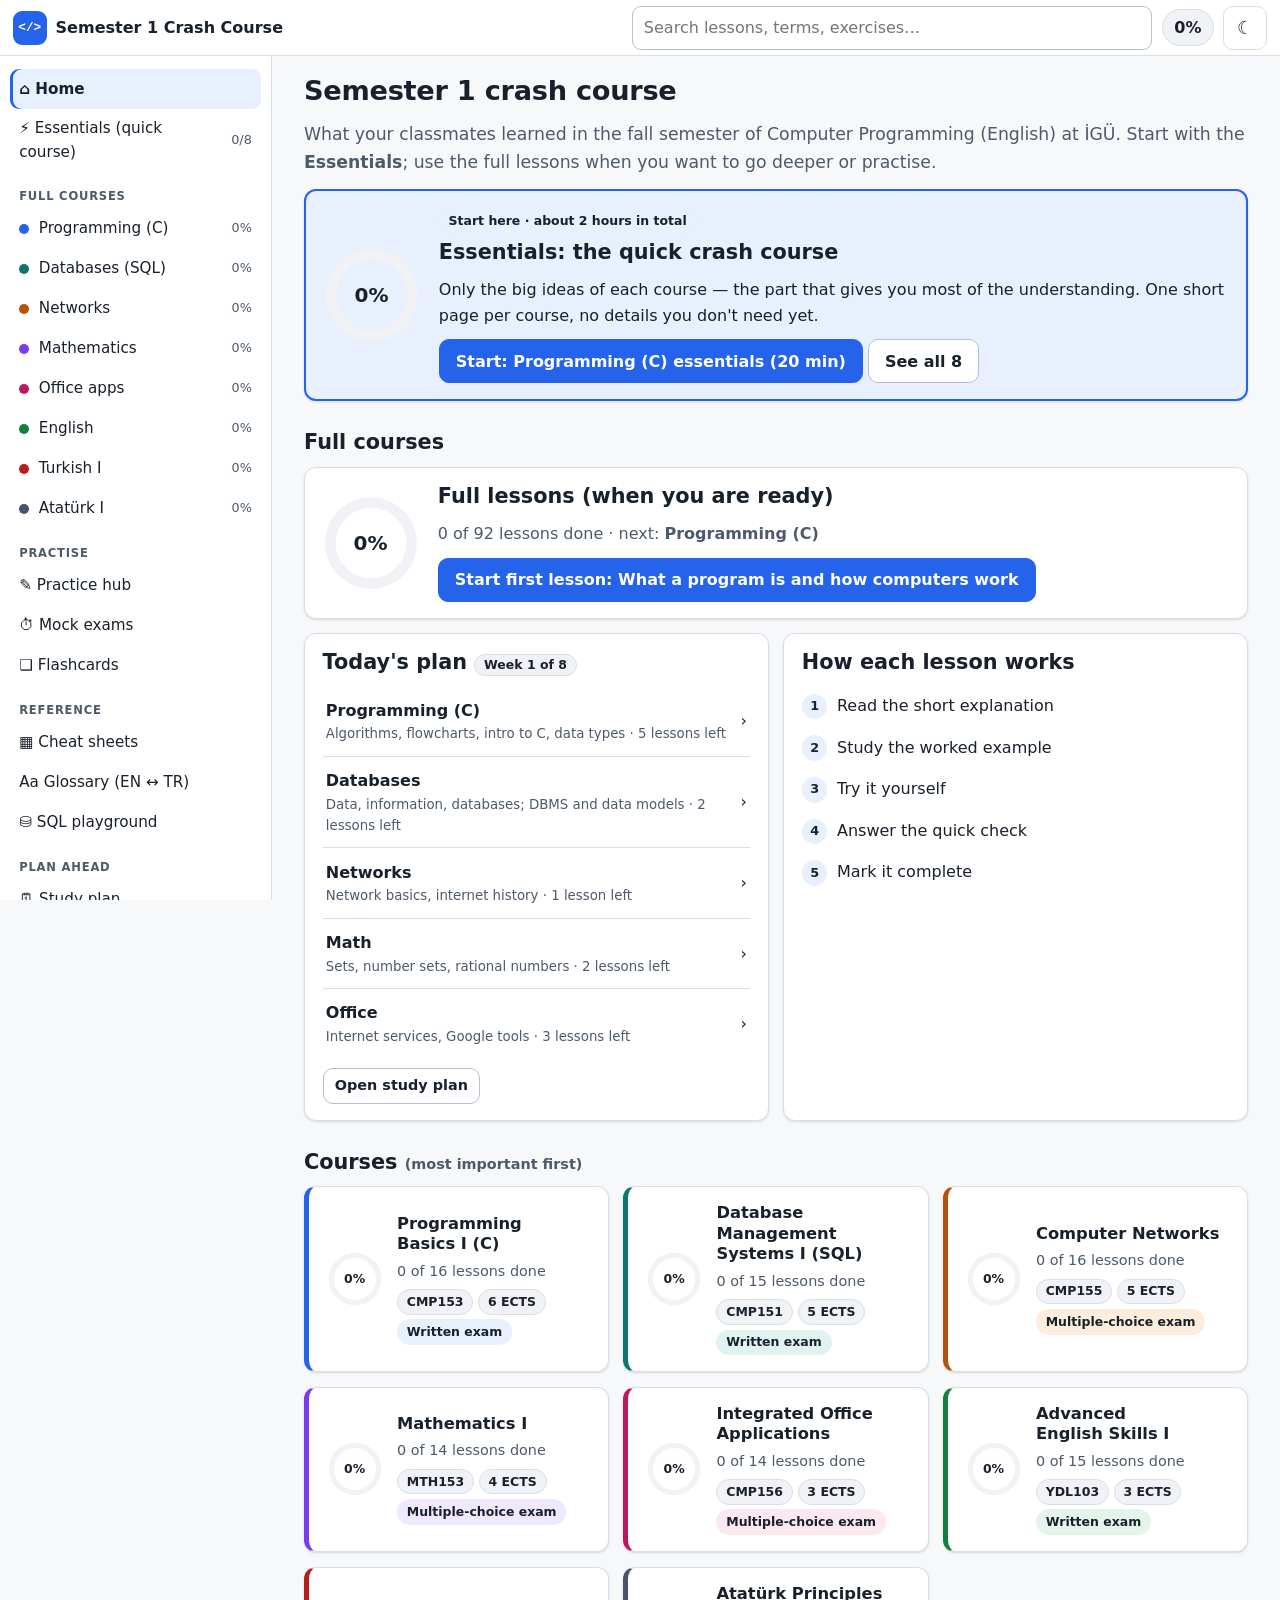
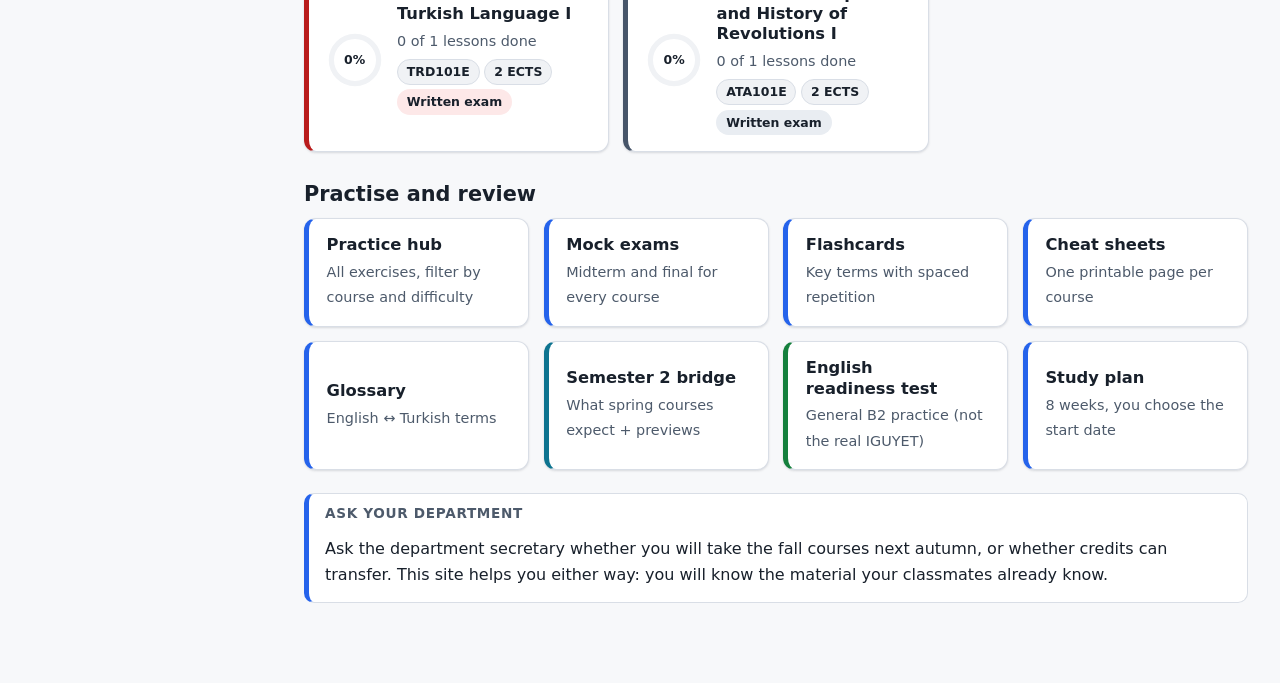
<file: index.html>
<!doctype html>
<html lang="en">
<head>
<meta charset="utf-8">
<meta name="viewport" content="width=device-width, initial-scale=1">
<title>Semester 1 Crash Course — İGÜ Computer Programming</title>
<meta name="description" content="Self-paced crash course for semester 1 of the Computer Programming (English) program at Istanbul Gelişim University.">
<meta name="color-scheme" content="light dark">
<script>
(function(){try{var s=JSON.parse(localStorage.getItem('igu-cc-v1')||'{}');var t=s.theme||(matchMedia('(prefers-color-scheme: dark)').matches?'dark':'light');document.documentElement.setAttribute('data-theme',t);}catch(e){document.documentElement.setAttribute('data-theme','light');}})();
</script>
<link rel="stylesheet" href="assets/css/app.css">
<link rel="icon" href="data:image/svg+xml,%3Csvg xmlns='http://www.w3.org/2000/svg' viewBox='0 0 32 32'%3E%3Crect width='32' height='32' rx='7' fill='%232563eb'/%3E%3Cpath d='M9 11l-5 5 5 5M23 11l5 5-5 5M18 8l-4 16' stroke='%23fff' stroke-width='2.4' fill='none' stroke-linecap='round' stroke-linejoin='round'/%3E%3C/svg%3E">
</head>
<body>
<a class="skip" href="#main">Skip to content</a>
<header class="topbar" role="banner">
  <a class="brand" href="#/" aria-label="Crash course home"><span class="brand-mark" aria-hidden="true">&lt;/&gt;</span><span class="brand-text">Semester 1 Crash Course</span></a>
  <div class="search" role="search">
    <label class="vh" for="q">Search lessons, glossary and exercises</label>
    <input id="q" type="search" placeholder="Search lessons, terms, exercises…" autocomplete="off" aria-controls="q-results" aria-expanded="false">
    <div id="q-results" class="search-results" hidden></div>
  </div>
  <a class="top-progress" href="#/" id="top-progress" aria-label="Overall progress">0%</a>
  <button class="icon-btn" id="theme-btn" type="button" aria-label="Switch between light and dark mode" title="Light / dark mode"><span aria-hidden="true" id="theme-ico">☾</span></button>
</header>
<nav class="sidebar" id="sidebar" aria-label="Main"></nav>
<main id="main" tabindex="-1"><p class="loading">Loading…</p></main>
<nav class="tabbar" id="tabbar" aria-label="Sections">
  <a href="#/" data-tab="home"><span aria-hidden="true">⌂</span>Home</a>
  <a href="#/courses" data-tab="courses"><span aria-hidden="true">▤</span>Courses</a>
  <a href="#/practice" data-tab="practice"><span aria-hidden="true">✎</span>Practice</a>
  <a href="#/flashcards" data-tab="flashcards"><span aria-hidden="true">❏</span>Flashcards</a>
  <a href="#/more" data-tab="more"><span aria-hidden="true">⋯</span>More</a>
</nav>
<noscript><p style="padding:2rem">This study site needs JavaScript. Please enable it in your browser.</p></noscript>
<script src="assets/js/app.js"></script>
<script src="assets/js/widgets.js"></script>
<script src="assets/js/tools.js"></script>
<script src="assets/js/viz.js"></script>
<script src="data/index.js"></script>
</body>
</html>
</file>
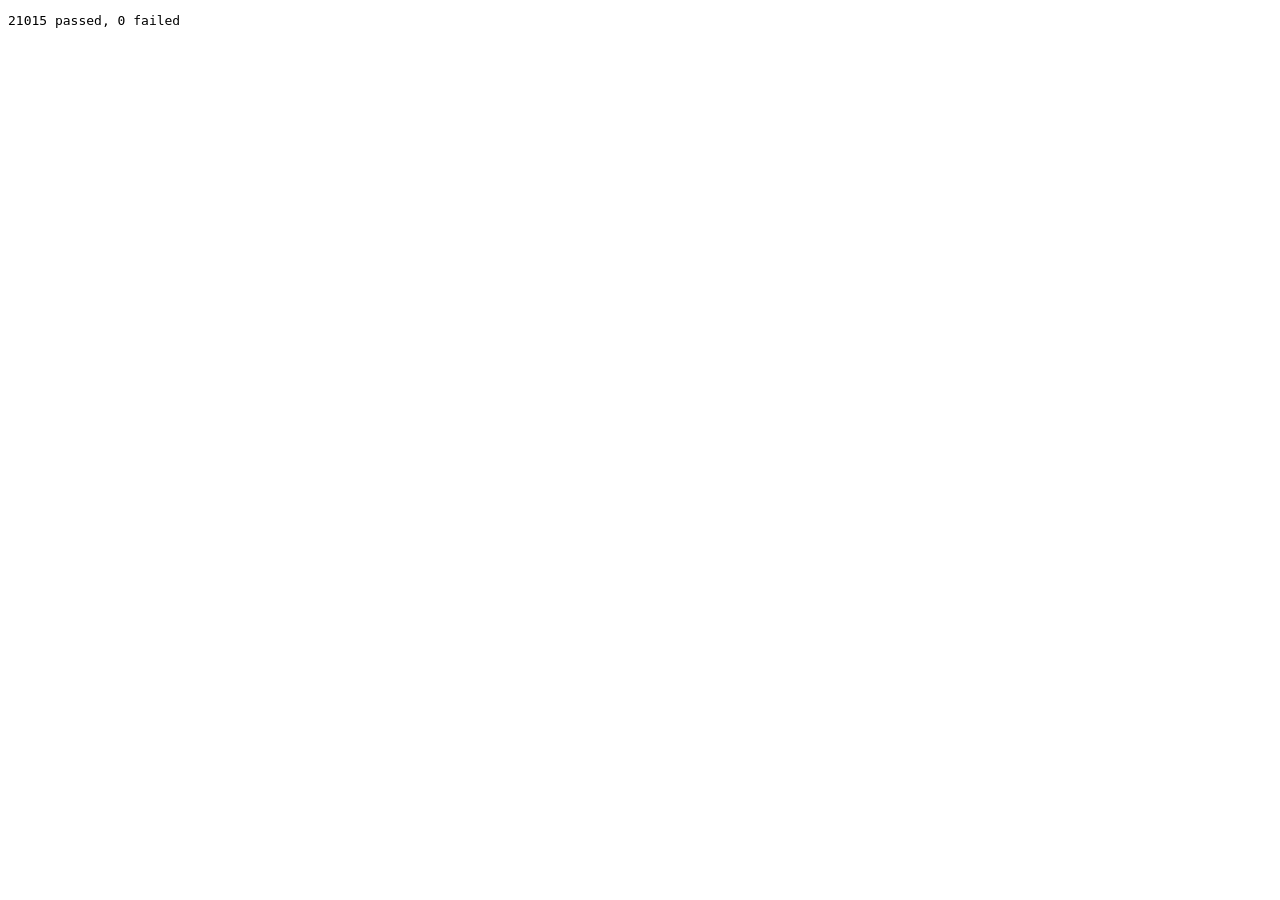
<file: tools/generator-tests.html>
<!doctype html><meta charset="utf-8"><title>generator tests</title><pre id="o">running…</pre>
<script>window.CC={widgets:{},lib:{},$:(s,r)=>(r||document).querySelector(s),$$:(s,r)=>Array.from((r||document).querySelectorAll(s)),esc:s=>String(s),tex:t=>t};</script>
<script src="../assets/js/tools.js"></script>
<script src="generator-tests.js"></script>
</file>
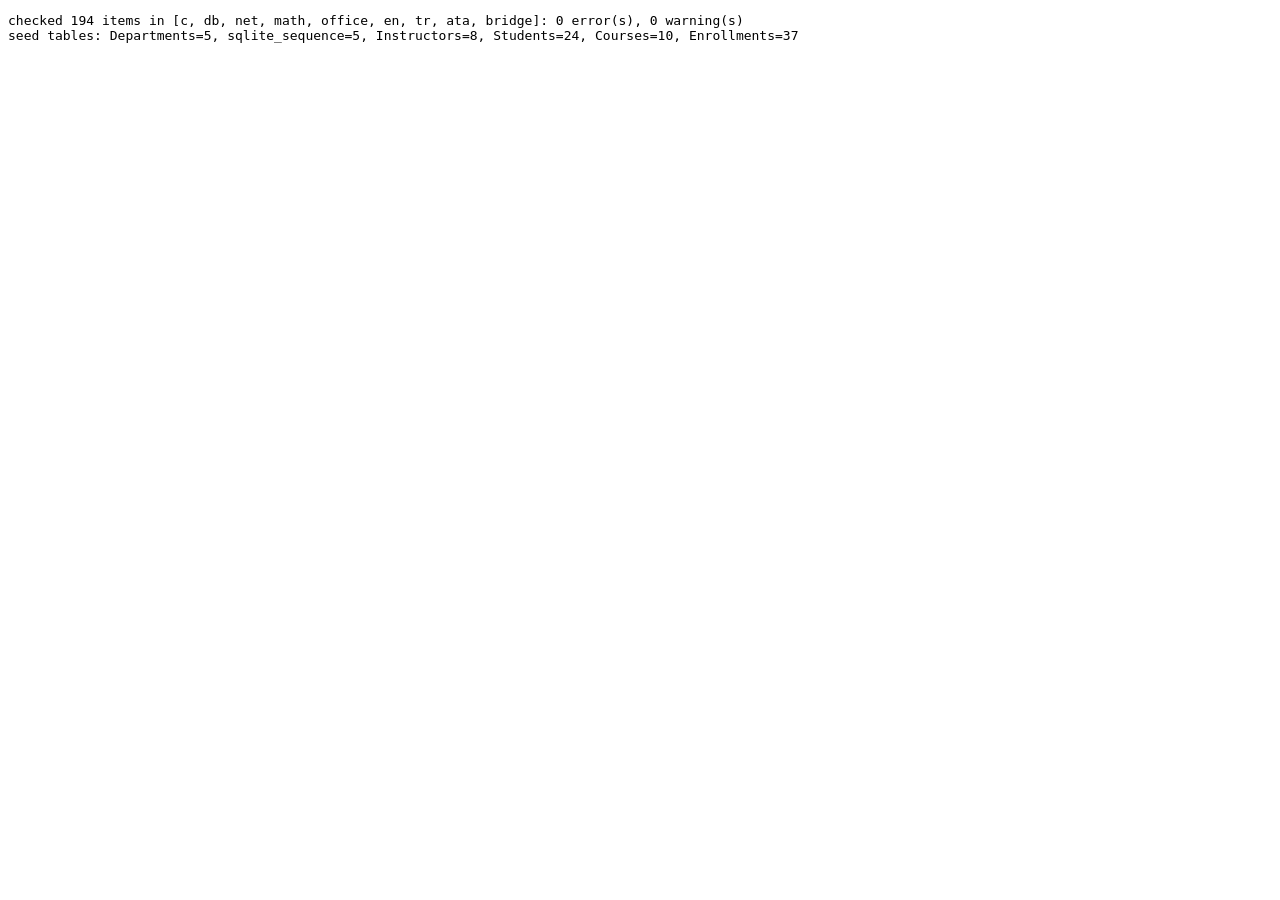
<file: tools/validate.html>
<!doctype html><meta charset="utf-8"><title>content validator</title>
<pre id="o">running…</pre>
<script>
/* Content validator. Open with headless Chrome:
   chrome --headless=new --allow-file-access-from-files --virtual-time-budget=120000 --dump-dom file:///.../tools/validate.html
   Optional ?only=c,db to limit courses. Checks every C solution / example with MiniC and every SQL challenge with sql.js. */
window.CC = { data: { c: {} } }; CC.provideIndex = d => { CC.data.index = d; }; CC.provideCourse = (id, d) => { CC.data.c[id] = d; };
const load = src => new Promise((res, rej) => { const s = document.createElement('script'); s.src = src; s.onload = res; s.onerror = () => rej(new Error('cannot load ' + src)); document.head.appendChild(s); });
const out = []; let errors = 0, warns = 0, checked = 0;
const err = m => { errors++; out.push('ERROR ' + m); }, warn = m => { warns++; out.push('warn  ' + m); };
const norm = s => String(s).replace(/\r/g, '').split('\n').map(l => l.replace(/[ \t]+$/, '')).join('\n').replace(/\n+$/, '');
(async () => {
  try {
    await load('../data/index.js'); await load('../assets/js/minic.js'); CC.widgets = {}; CC.esc = x => String(x); await load('../assets/js/viz.js');
    const only = new URLSearchParams(location.search).get('only');
    const ids = CC.data.index.courses.map(c => c.id).filter(id => !only || only.split(',').includes(id));
    for (const id of ids) await load('../data/' + id + '.js');
    const run = (code, stdin) => MiniC.run(code, { stdin: stdin || '' });
    const P = new DOMParser();
    // C-like code blocks inside every page of every course
    for (const id of ids) {
      const d = CC.data.c[id];
      const pages = Object.entries(d.lessons).concat([['cheatsheet', d.cheat], ['mock-midterm', d.mocks.midterm], ['mock-final', d.mocks.final], ['essentials', d.essentials]]).filter(p => p[1]);
      for (const [pid, pg] of pages) {
        const doc = P.parseFromString(pg.html, 'text/html');
        doc.querySelectorAll('[data-widget="crun"], [data-widget="memviz"]').forEach((w, k) => {
          checked++; const src = w.querySelector('pre.src').textContent; const r = run(src, (w.dataset.stdin || '').replace(/\\n/g, '\n'));
          if (!r.ok && !w.dataset.fails) err(`${pid} c-block #${k + 1}: ${r.error.phase} error line ${r.error.line}: ${r.error.message}`);
          if (r.ok && w.dataset.fails) err(`${pid} c-block #${k + 1}: marked data-fails but ran fine`);
          if (r.needMoreInput) warn(`${pid} c-block #${k + 1}: needs more stdin (add stdin="...")`);
        });
        doc.querySelectorAll('[data-widget]').forEach(w => { const n = w.dataset.widget; if (!['crun', 'memviz', 'sqlrun', 'quiz', 'gaps', 'checklist', 'rubric', 'flow', 'erd', 'stepper', 'timeline', 'mcq', 'exercises', 'challenges', 'subnetcalc', 'subnetdrill', 'baseconv', 'mathdrill', 'formula', 'topology', 'venn', 'order', 'match', 'viz'].includes(n)) err(`${pid}: unknown widget "${n}"`); if (n === 'viz') { if (!CC.viz[w.dataset.name]) err(`${pid}: unknown diagram "${w.dataset.name}"`); else try { CC.viz[w.dataset.name](); } catch (e) { err(`${pid}: diagram ${w.dataset.name} failed: ${e.message}`); } } if ((n === 'order' || n === 'match') && !(d.extra.games && d.extra.games[w.dataset.set])) err(`${pid}: game set "${w.dataset.set}" missing in games.json`); if (n === 'stepper') { try { JSON.parse(w.querySelector('pre.src').textContent); } catch (e) { err(`${pid}: stepper JSON invalid: ${e.message}`); } } if (n === 'mcq') { const pool = (CC.data.c[w.dataset.course] || d).bank.filter(q => !w.dataset.tag || w.dataset.tag === 'all' || w.dataset.tag.split(',').includes(q.tag)); if (!pool.length) err(`${pid}: mcq widget has no questions for tag ${w.dataset.tag}`); } });
      }
      // C exercises
      for (const ex of d.exercises || []) {
        checked++;
        if (ex.kind === 'predict') { const r = run(ex.code, ex.stdin); if (!r.ok) err(`${ex.id} predict code fails: ${r.error.message} (line ${r.error.line})`); else if (r.needMoreInput) warn(`${ex.id}: needs more stdin`); continue; }
        const r = run(ex.solution, ex.stdin);
        if (!r.ok) { err(`${ex.id} solution fails: ${r.error.phase} line ${r.error.line}: ${r.error.message}`); continue; }
        if (r.needMoreInput) warn(`${ex.id}: solution wants more stdin than given`);
        if (!r.output.trim()) warn(`${ex.id}: solution prints nothing`);
        if (ex.kind === 'bug') { const s = run(ex.starter, ex.stdin); if (s.ok && norm(s.output) === norm(r.output)) err(`${ex.id}: buggy starter gives the same output as the solution`); }
        if (ex.kind === 'fill' && !ex.starter.includes('____')) err(`${ex.id}: fill exercise starter has no ____`);
        if (ex.kind === 'run' && ex.starter !== undefined) { const s = run(ex.starter, ex.stdin); if (s.ok && !ex.starter.includes('____') && norm(s.output) === norm(r.output) && s.output.trim()) warn(`${ex.id}: starter already produces the expected output`); }
      }
    }
    // SQL
    if (ids.includes('db')) {
      const d = CC.data.c.db;
      await load('../vendor/sqljs/sql-wasm-b64.js'); await load('../vendor/sqljs/sql-wasm.js');
      const SQL = await initSqlJs({ wasmBinary: Uint8Array.from(atob(window.SQL_WASM_B64), c => c.charCodeAt(0)) });
      const fresh = () => { const db = new SQL.Database(); db.run(d.extra.seed); return db; };
      try { const db = fresh(); const t = db.exec("SELECT name FROM sqlite_master WHERE type='table'")[0].values.map(v => v[0]); out.push('seed tables: ' + t.map(n => n + '=' + db.exec('SELECT COUNT(*) FROM ' + n)[0].values[0][0]).join(', ')); db.close(); } catch (e) { err('seed.sql fails: ' + e.message); }
      for (const ch of d.challenges) {
        checked++; const db = fresh();
        try { let res = db.exec(ch.sql); if (ch.check) res = db.exec(ch.check); const last = res[res.length - 1]; if (!last || !last.values.length) warn(`${ch.id}: model result is empty`); }
        catch (e) { err(`${ch.id}: model SQL fails: ${e.message}`); } finally { db.close(); }
      }
      for (const [pid, pg] of Object.entries(d.lessons).concat([['cheatsheet', d.cheat], ['essentials', d.essentials]]).filter(p => p[1])) {
        P.parseFromString(pg.html, 'text/html').querySelectorAll('[data-widget="sqlrun"]').forEach((w, k) => {
          checked++; const db = fresh(); try { db.exec(w.querySelector('pre.src').textContent); if (w.dataset.fails) err(`${pid} sql-block #${k + 1}: marked data-fails but ran fine`); } catch (e) { if (!w.dataset.fails) err(`${pid} sql-block #${k + 1}: ${e.message}`); } finally { db.close(); }
        });
      }
    }
    out.unshift(`checked ${checked} items in [${ids.join(', ')}]: ${errors} error(s), ${warns} warning(s)`);
  } catch (e) { out.unshift('VALIDATOR CRASHED: ' + e.message); }
  document.getElementById('o').textContent = out.join('\n');
})();
</script>
</file>
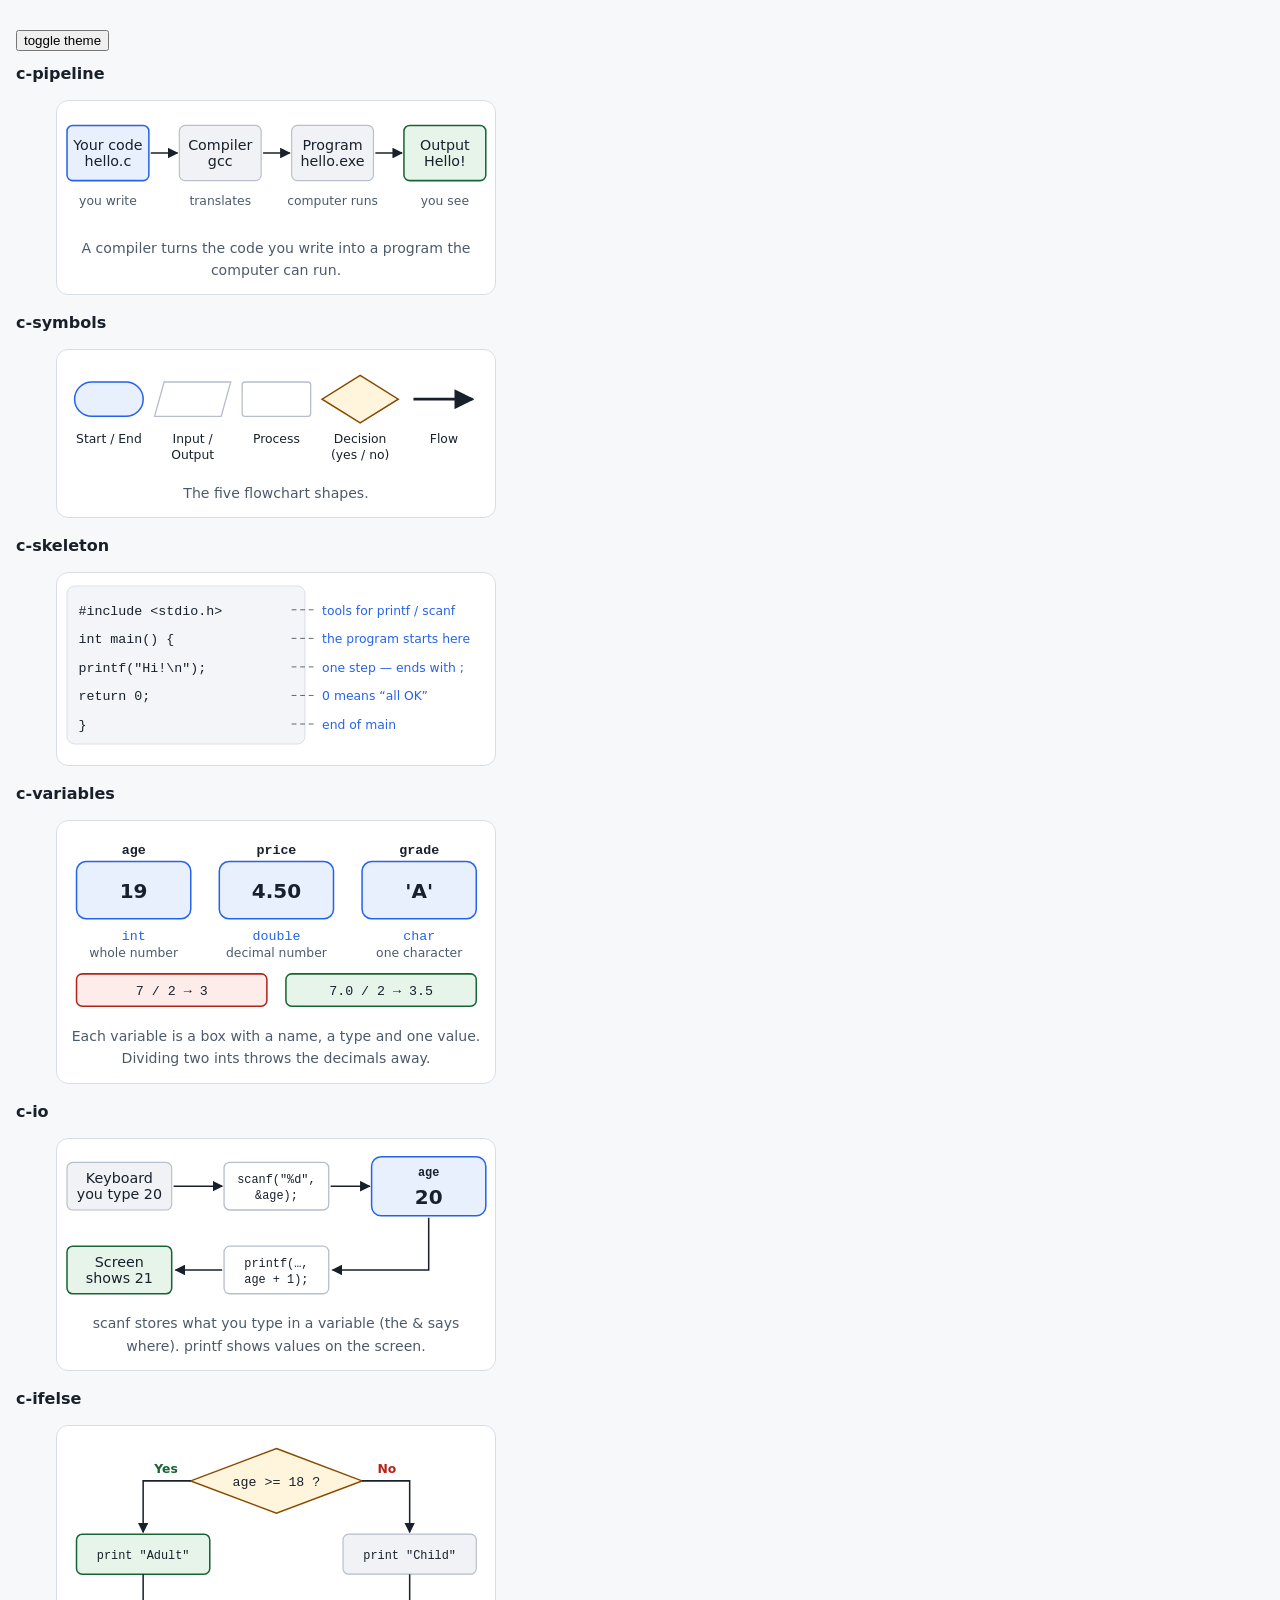
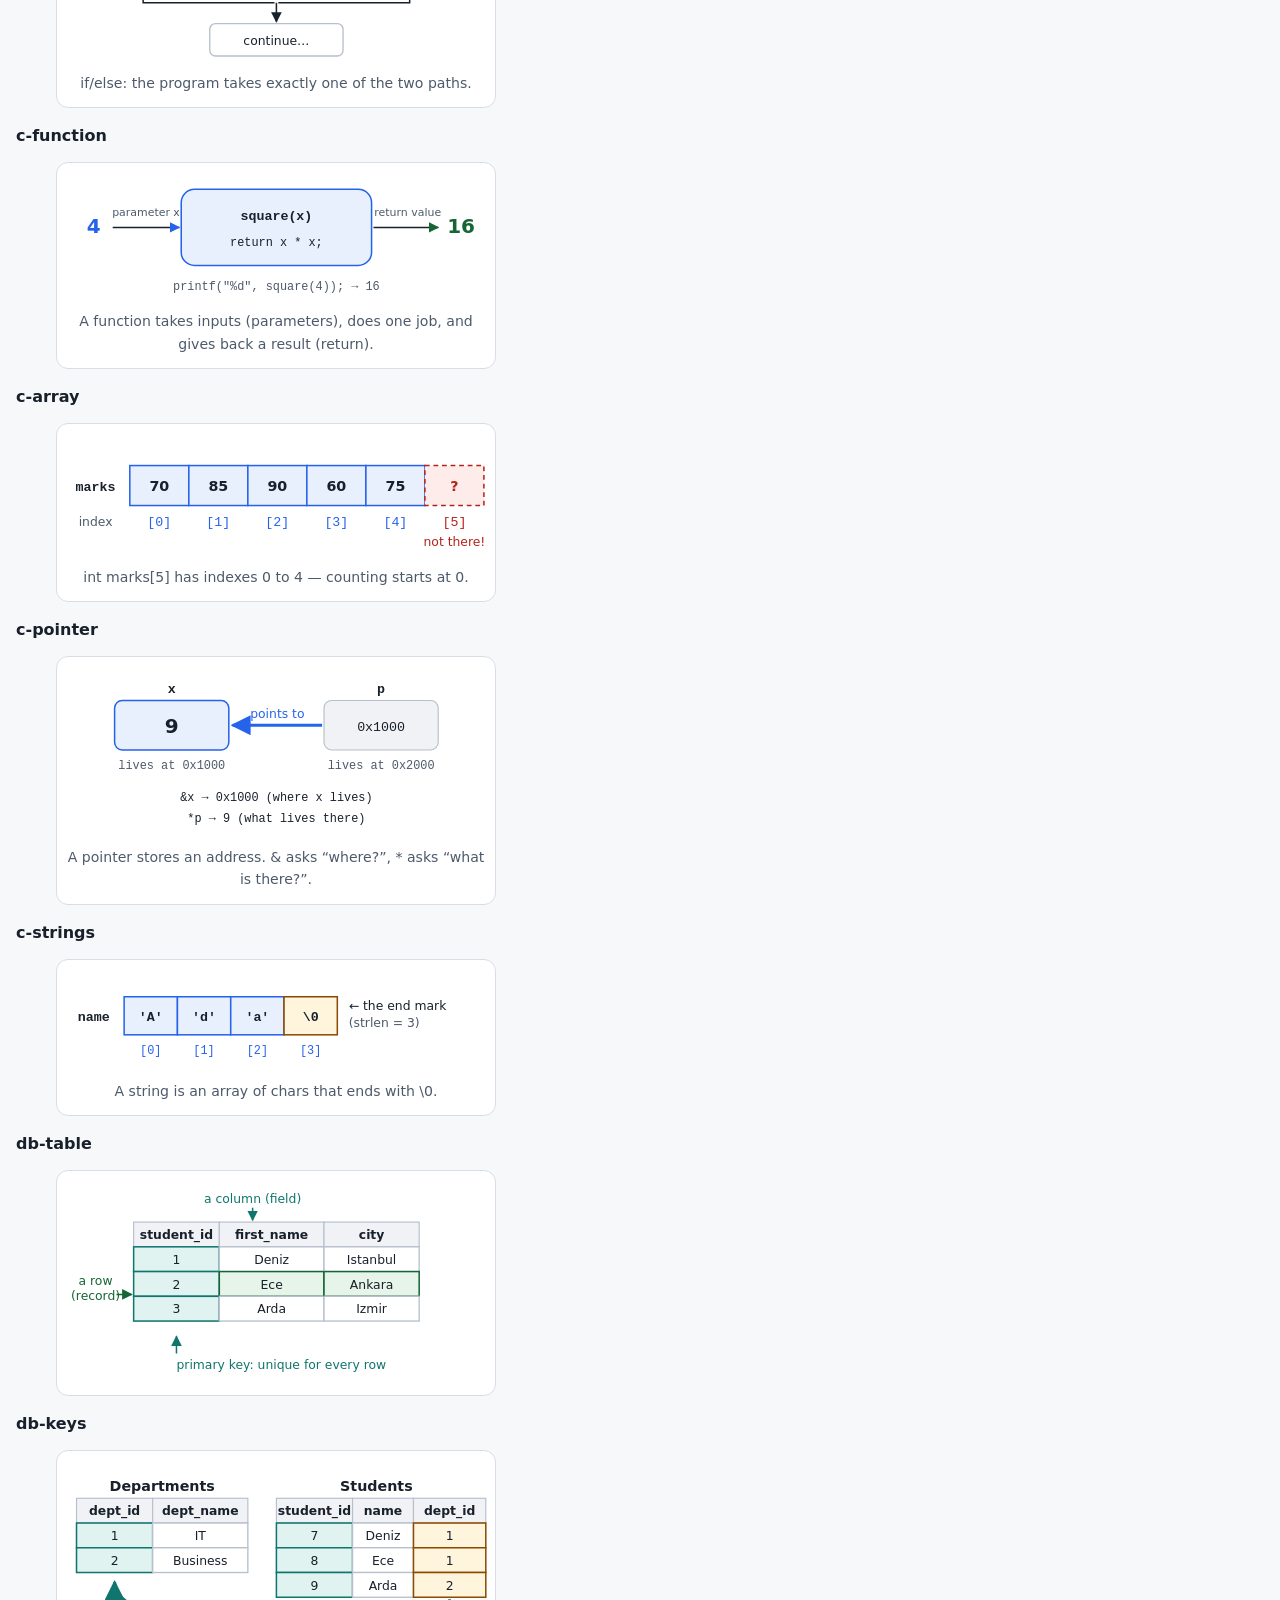
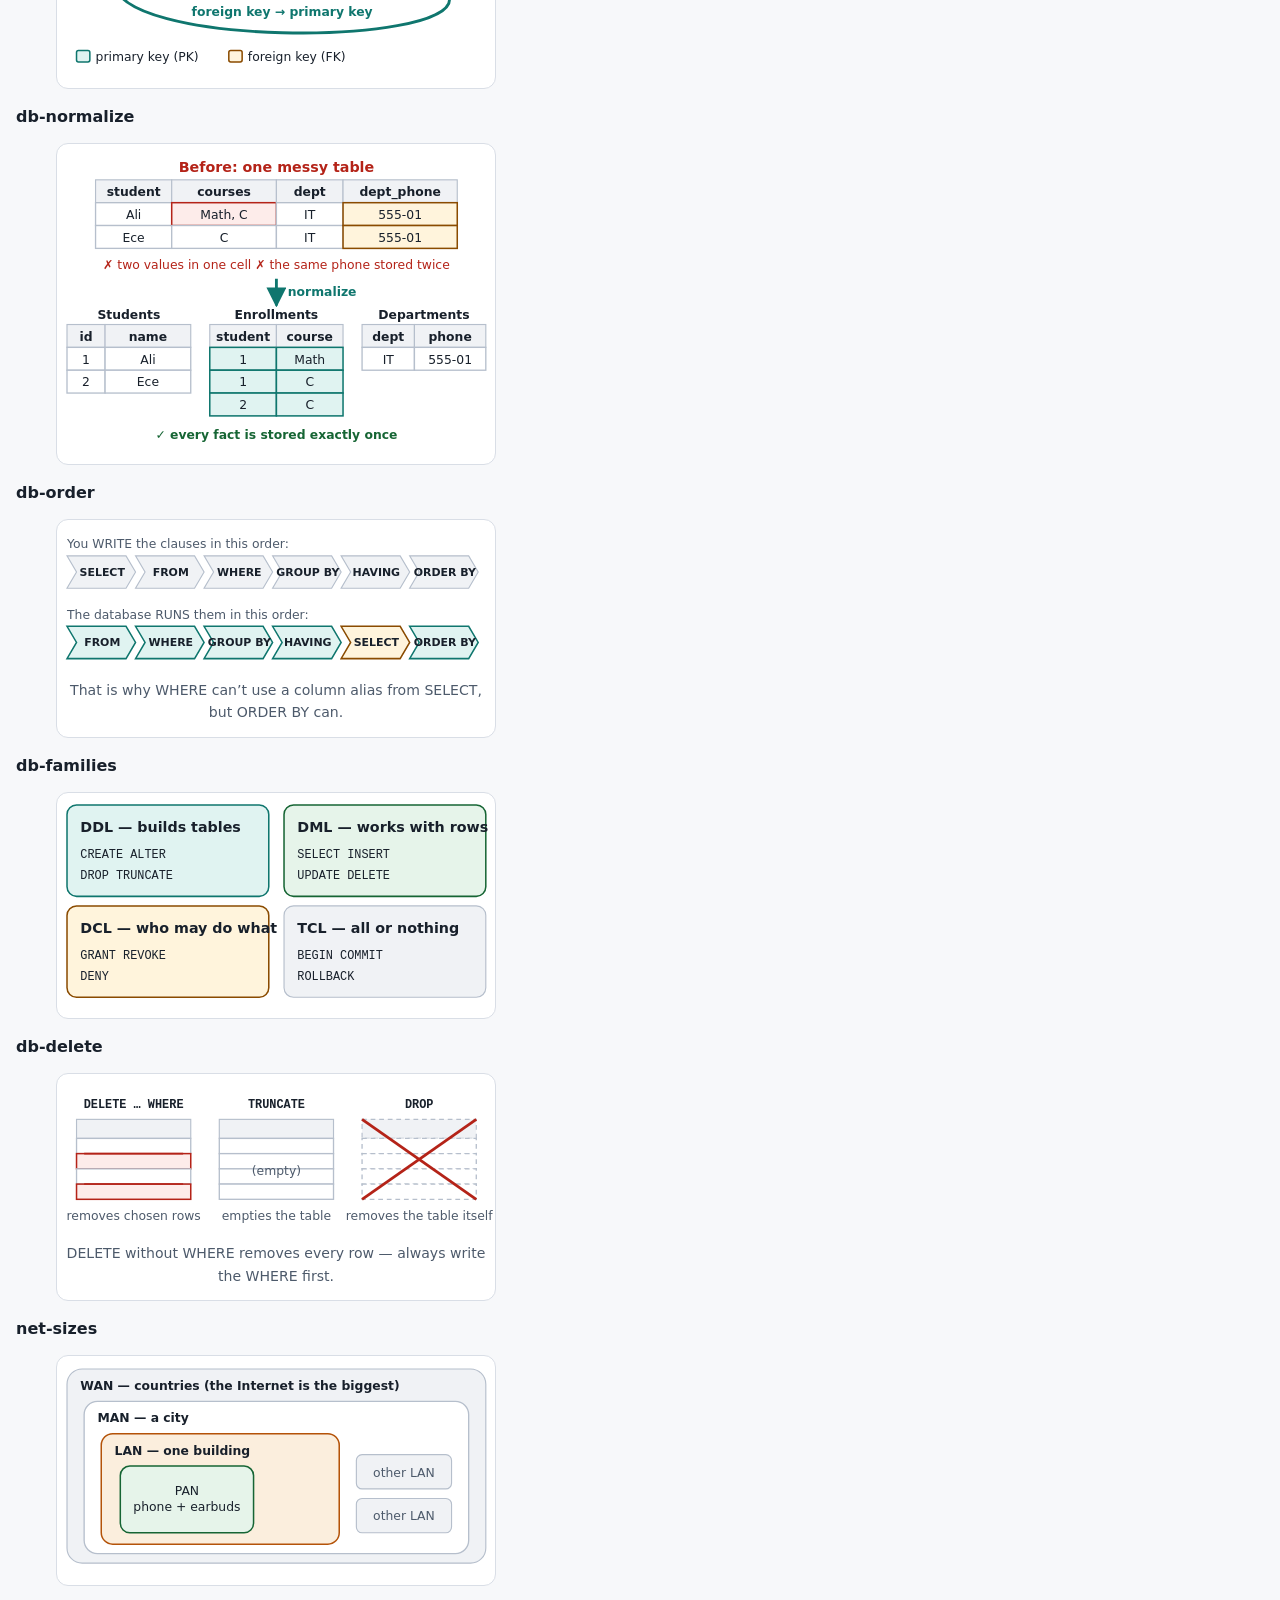
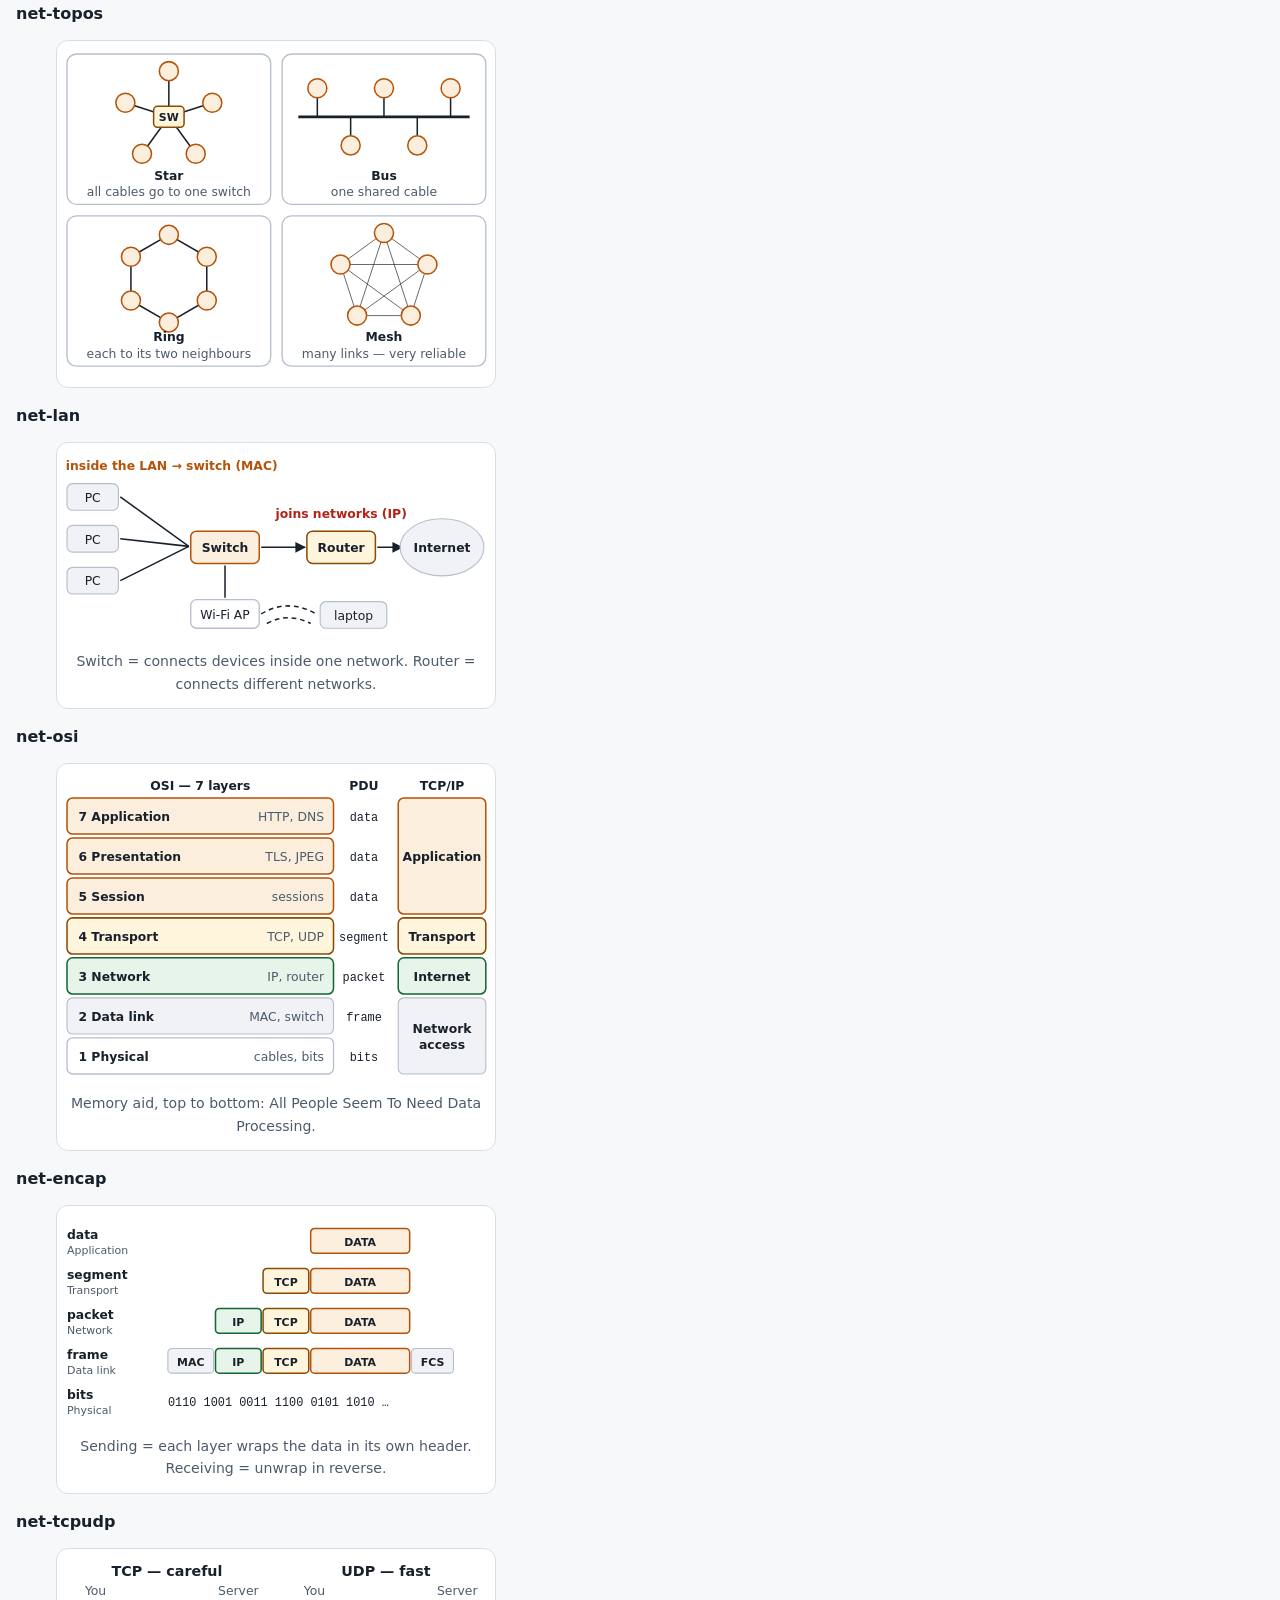
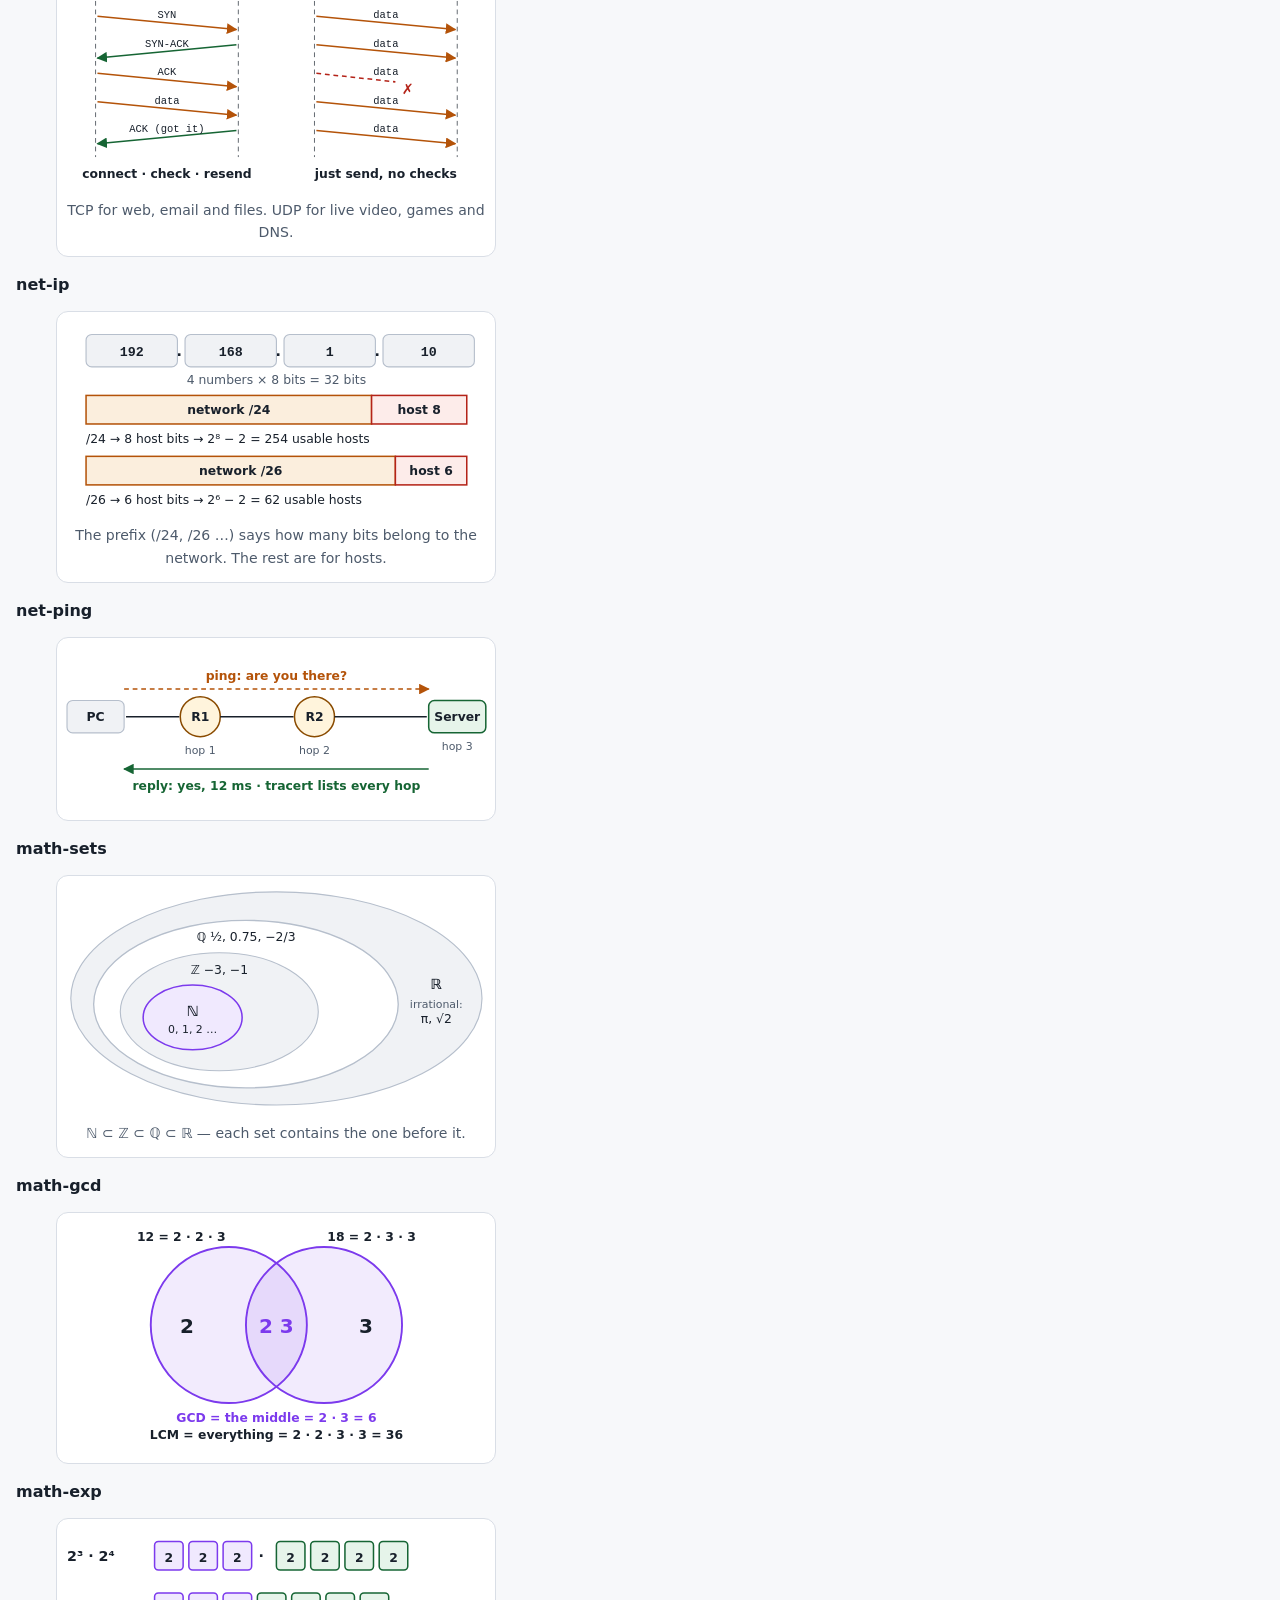
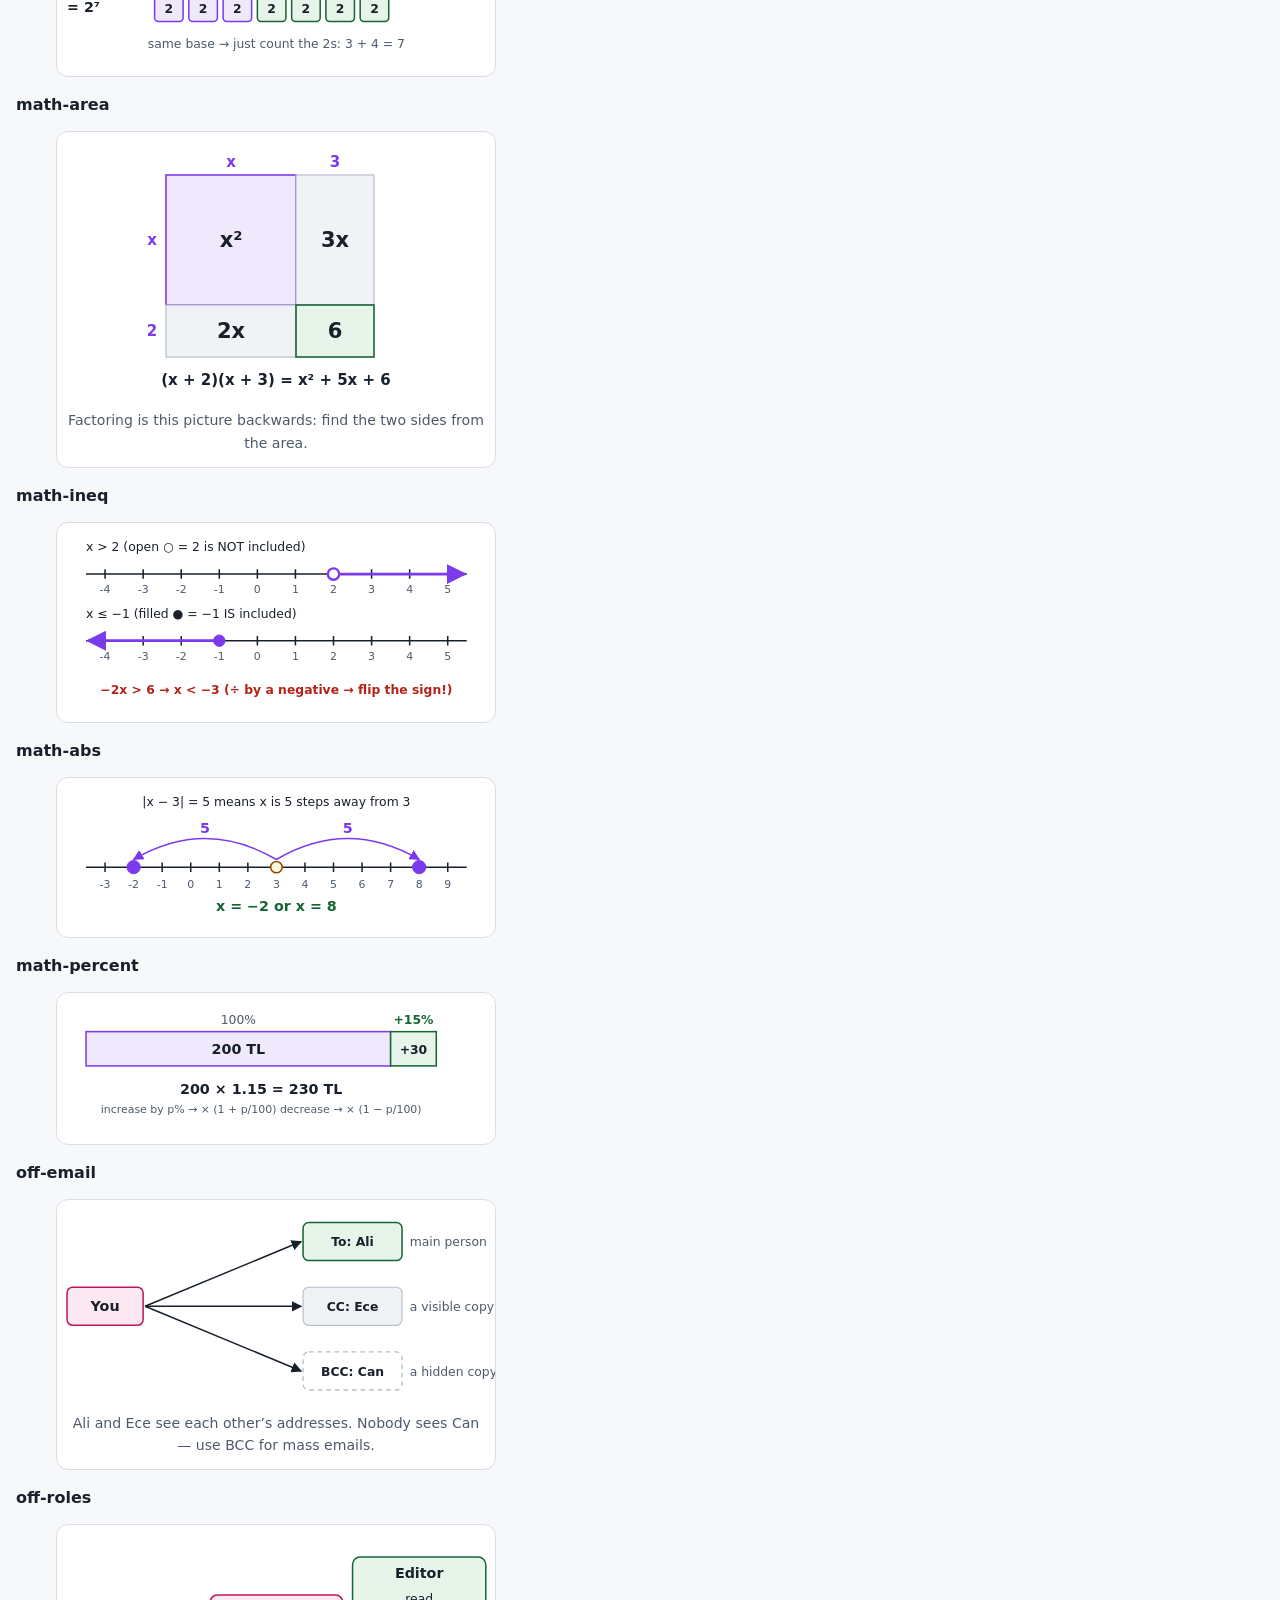
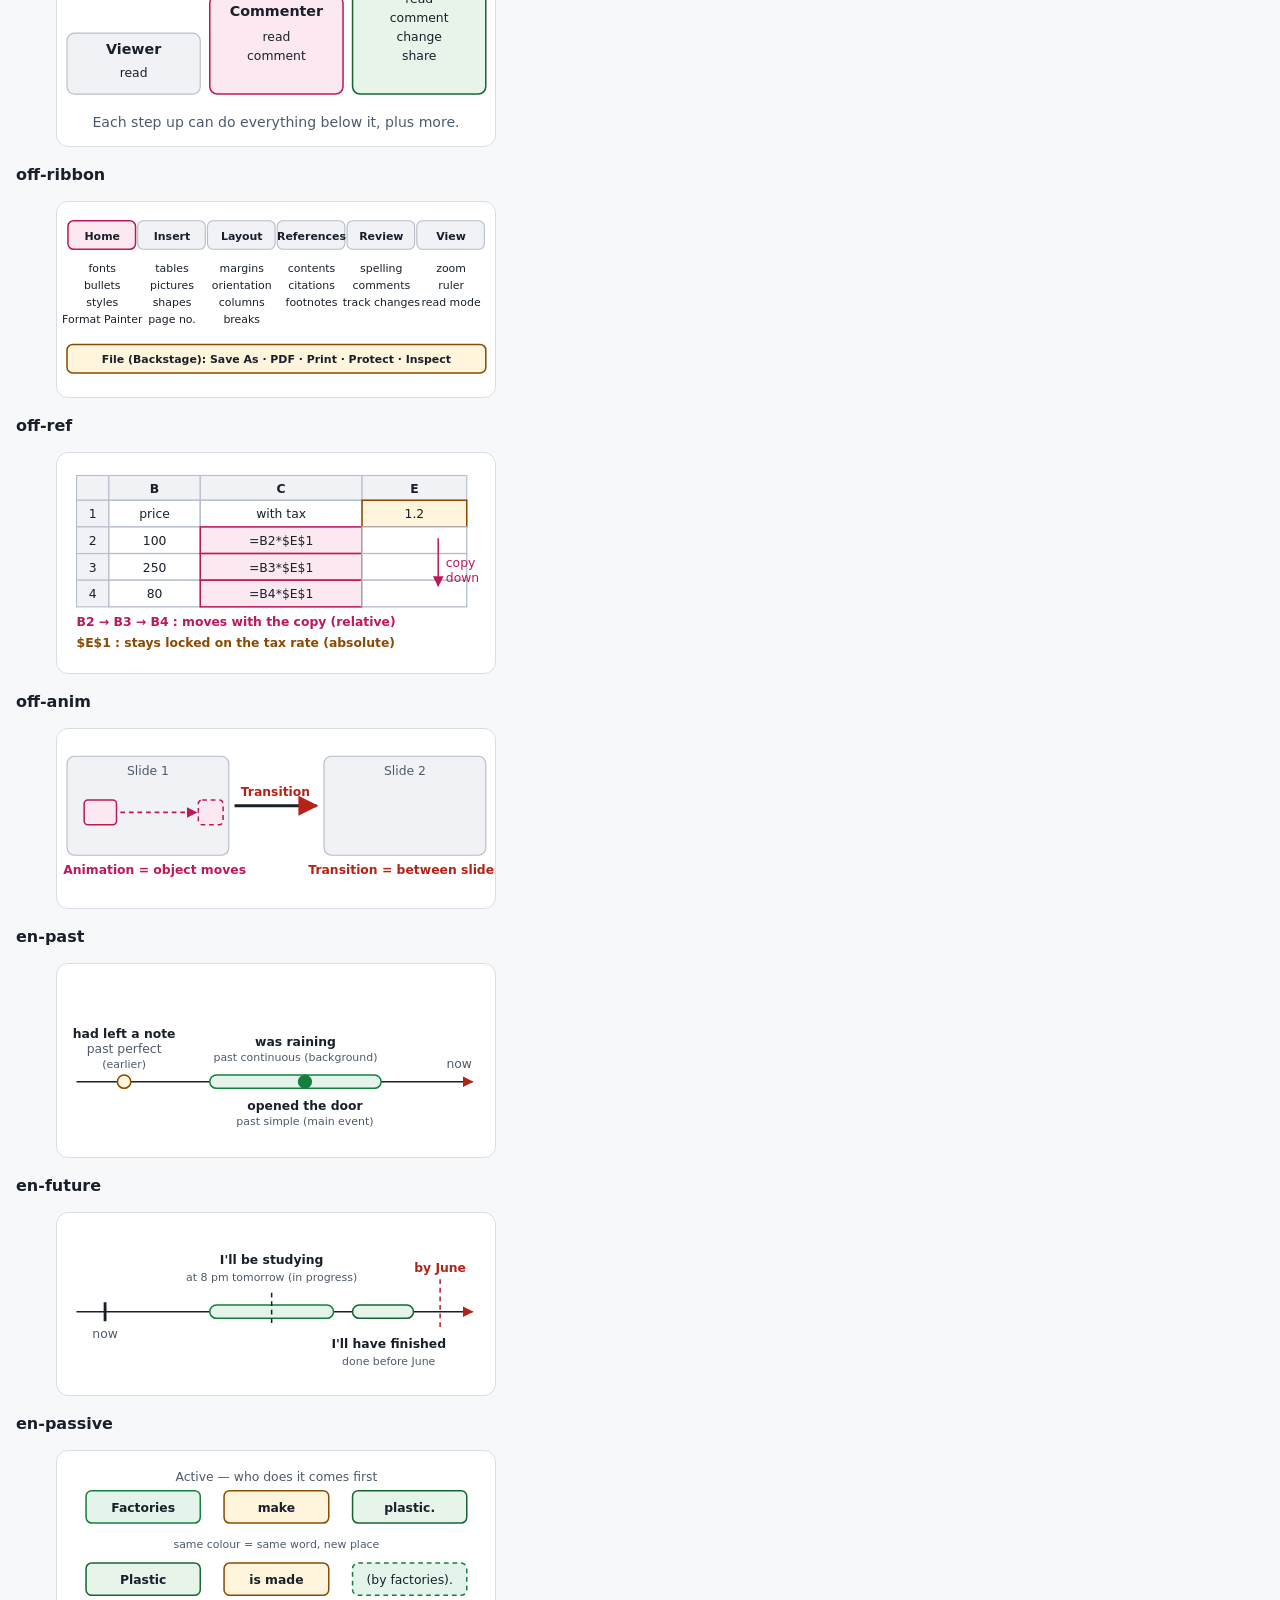
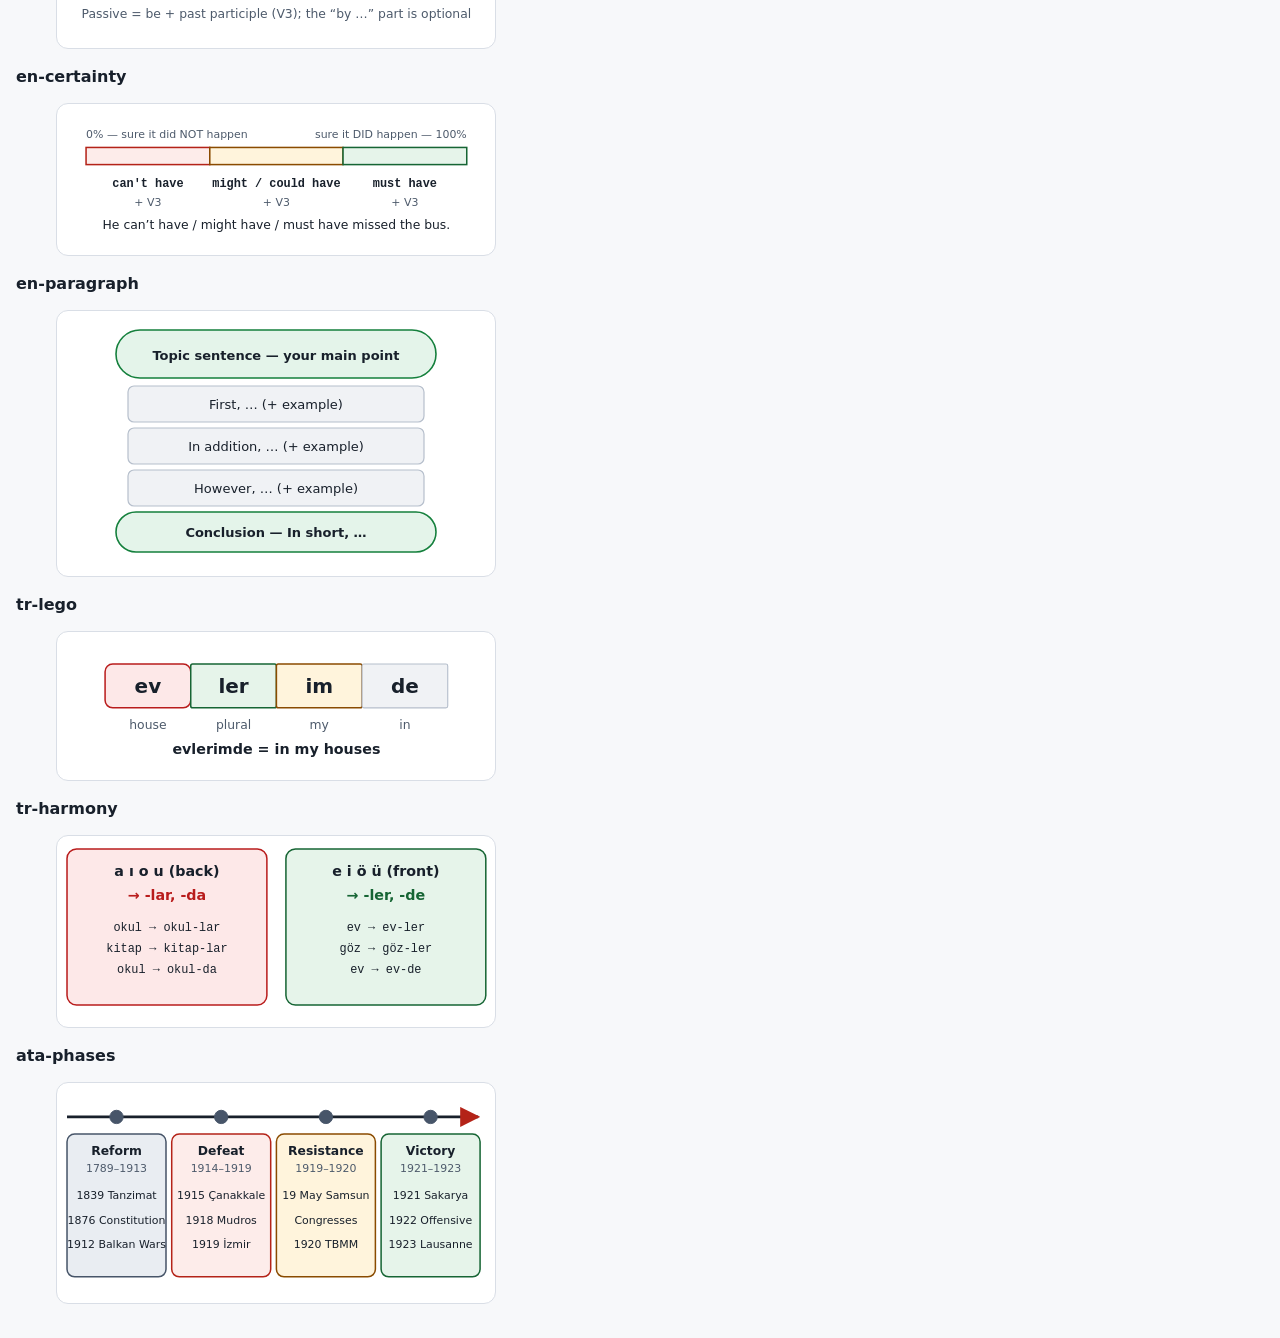
<file: tools/viz-gallery.html>
<!doctype html><html data-theme="light"><meta charset="utf-8"><meta name="viewport" content="width=device-width,initial-scale=1"><title>diagram gallery</title>
<link rel="stylesheet" href="../assets/css/app.css">
<body style="padding:16px"><p><button onclick="document.documentElement.dataset.theme=document.documentElement.dataset.theme==='dark'?'light':'dark'">toggle theme</button></p><div id="g"></div>
<script>window.CC={widgets:{},esc:s=>String(s==null?'':s).replace(/[&<>"]/g,c=>({'&':'&amp;','<':'&lt;','>':'&gt;','"':'&quot;'}[c]))};</script>
<script src="../assets/js/viz.js"></script>
<script>const course={c:'c',db:'db',net:'net',math:'math',off:'office',en:'en',tr:'tr',ata:'ata'};
document.getElementById('g').innerHTML=Object.keys(CC.viz).map(k=>`<section data-course="${course[k.split('-')[0]]}" style="max-width:520px;margin:0 0 18px"><h4 style="margin:4px 0">${k}</h4>${CC.viz[k]()}</section>`).join('');</script>
</file>
<file: assets/css/app.css>
/* Crash course — calm docs-style theme. Tokens first, then layout, then components. */
:root {
  --bg: #f7f8fa; --surface: #ffffff; --surface-2: #f0f2f5; --border: #d9dee6; --border-strong: #b6bfcc;
  --text: #18202b; --muted: #4d5a6b; --link: #1d4ed8;
  --ok: #166534; --ok-bg: #e6f4ea; --bad: #b42318; --bad-bg: #fdecea; --warn: #8a4b00; --warn-bg: #fff4dc; --info-bg: #e8f0fe;
  --accent: #2563eb; --accent-soft: #e8effd; --on-accent: #ffffff;
  --code-bg: #f3f5f8; --code-text: #1b2430; --tok-kw: #7c2d92; --tok-str: #0b6b3a; --tok-num: #9a4a00; --tok-com: #5f6b7a; --tok-pre: #1d5fa8; --tok-fn: #1d4ed8;
  --radius: 12px; --shadow: 0 1px 2px rgba(16,24,40,.06), 0 1px 3px rgba(16,24,40,.08);
  --font: system-ui, -apple-system, "Segoe UI", Roboto, "Helvetica Neue", Arial, sans-serif;
  --mono: ui-monospace, "Cascadia Code", "SF Mono", Consolas, "Liberation Mono", Menlo, monospace;
  --top: 56px; --side: 272px; --tab: 60px;
}
:root[data-theme="dark"] {
  --bg: #11151b; --surface: #181d25; --surface-2: #202733; --border: #2f3846; --border-strong: #4a5568;
  --text: #e7ecf3; --muted: #a9b4c4; --link: #8ab4ff;
  --ok: #7ee2a0; --ok-bg: #12301f; --bad: #ffa198; --bad-bg: #3a1614; --warn: #ffd27a; --warn-bg: #33260a; --info-bg: #17263f;
  --accent: #7aa7ff; --accent-soft: #1a2740; --on-accent: #0b1220;
  --code-bg: #0f1319; --code-text: #e3e9f2; --tok-kw: #d2a8ff; --tok-str: #8ddb8c; --tok-num: #ffb86b; --tok-com: #8f9bab; --tok-pre: #79c0ff; --tok-fn: #8ab4ff;
  --shadow: 0 1px 2px rgba(0,0,0,.4);
}
[data-course="c"] { --accent: #2563eb; --accent-soft: #e8effd; }
[data-course="db"] { --accent: #0f766e; --accent-soft: #e0f3f1; }
[data-course="net"] { --accent: #b45309; --accent-soft: #fbeedd; }
[data-course="math"] { --accent: #7c3aed; --accent-soft: #f0e9fe; }
[data-course="office"] { --accent: #be185d; --accent-soft: #fce8f1; }
[data-course="en"] { --accent: #15803d; --accent-soft: #e4f4ea; }
[data-course="tr"] { --accent: #b91c1c; --accent-soft: #fde8e8; }
[data-course="ata"] { --accent: #475569; --accent-soft: #e9edf2; }
[data-course="bridge"] { --accent: #0e7490; --accent-soft: #e0f2f7; }
:root[data-theme="dark"] [data-course="c"] { --accent: #7aa7ff; --accent-soft: #1a2740; }
:root[data-theme="dark"] [data-course="db"] { --accent: #4fd1c5; --accent-soft: #12302e; }
:root[data-theme="dark"] [data-course="net"] { --accent: #f6ad55; --accent-soft: #33240f; }
:root[data-theme="dark"] [data-course="math"] { --accent: #b79cff; --accent-soft: #261d40; }
:root[data-theme="dark"] [data-course="office"] { --accent: #f58ab8; --accent-soft: #3a1528; }
:root[data-theme="dark"] [data-course="en"] { --accent: #6ee7a0; --accent-soft: #12301f; }
:root[data-theme="dark"] [data-course="tr"] { --accent: #fca5a5; --accent-soft: #3a1616; }
:root[data-theme="dark"] [data-course="ata"] { --accent: #cbd5e1; --accent-soft: #232b36; }
:root[data-theme="dark"] [data-course="bridge"] { --accent: #67e8f9; --accent-soft: #0f2c33; }

* { box-sizing: border-box; }
[hidden] { display: none !important; }
html { -webkit-text-size-adjust: 100%; scroll-padding-top: calc(var(--top) + 12px); }
body { margin: 0; background: var(--bg); color: var(--text); font: 16px/1.6 var(--font); overflow-x: hidden; }
a { color: var(--link); text-underline-offset: 2px; }
h1, h2, h3, h4 { line-height: 1.25; margin: 1.4em 0 .5em; text-wrap: balance; }
h1 { font-size: 1.7rem; margin-top: 0; letter-spacing: -.01em; }
h2 { font-size: 1.3rem; } h3 { font-size: 1.1rem; } h4 { font-size: 1rem; }
p, ul, ol { margin: .7em 0; }
ul, ol { padding-left: 1.4em; } li { margin: .3em 0; }
code, pre, kbd { font-family: var(--mono); font-size: .92em; }
code { background: var(--code-bg); color: var(--code-text); padding: .1em .35em; border-radius: 5px; border: 1px solid var(--border); overflow-wrap: anywhere; }
kbd { background: var(--surface-2); border: 1px solid var(--border-strong); border-bottom-width: 2px; border-radius: 5px; padding: .05em .4em; }
pre { margin: .8em 0; }
pre.code, .outbox pre, pre.out { background: var(--code-bg); color: var(--code-text); border: 1px solid var(--border); border-radius: 10px; padding: .8rem 1rem; overflow-x: auto; line-height: 1.5; tab-size: 4; }
pre.code code { background: none; border: 0; padding: 0; overflow-wrap: normal; }
.tk-kw { color: var(--tok-kw); font-weight: 600; } .tk-str { color: var(--tok-str); } .tk-num { color: var(--tok-num); } .tk-com { color: var(--tok-com); font-style: italic; } .tk-pre { color: var(--tok-pre); } .tk-fn { color: var(--tok-fn); }
blockquote { margin: 1em 0; padding: .2em 1em; border-left: 4px solid var(--accent); background: var(--surface); border-radius: 0 8px 8px 0; }
:focus-visible { outline: 3px solid var(--accent); outline-offset: 2px; border-radius: 4px; }
.vh { position: absolute; width: 1px; height: 1px; overflow: hidden; clip: rect(0 0 0 0); white-space: nowrap; }
.skip { position: absolute; left: -999px; top: 8px; z-index: 100; background: var(--surface); padding: .6rem 1rem; border-radius: 8px; }
.skip:focus { left: 8px; }
.muted { color: var(--muted); } .small { font-size: .9rem; } .center { text-align: center; } .nowrap { white-space: nowrap; }
.tabnum { font-variant-numeric: tabular-nums; }

/* layout */
.topbar { position: fixed; inset: 0 0 auto 0; height: var(--top); z-index: 30; display: flex; align-items: center; gap: .6rem; padding: 0 .8rem; background: var(--surface); border-bottom: 1px solid var(--border); }
.brand { display: flex; align-items: center; gap: .55rem; text-decoration: none; color: var(--text); font-weight: 700; min-height: 44px; }
.brand-mark { display: grid; place-items: center; width: 34px; height: 34px; border-radius: 9px; background: #2563eb; color: #fff; font: 700 .8rem var(--mono); }
.brand-text { white-space: nowrap; }
.search { position: relative; flex: 1; max-width: 520px; margin-left: auto; }
.search input { width: 100%; height: 40px; border-radius: 10px; border: 1px solid var(--border-strong); background: var(--bg); color: var(--text); padding: 0 .8rem; font: inherit; }
.search-results { position: absolute; top: 46px; left: 0; right: 0; background: var(--surface); border: 1px solid var(--border-strong); border-radius: 12px; box-shadow: 0 12px 30px rgba(0,0,0,.18); max-height: 70vh; overflow: auto; padding: .4rem; z-index: 40; }
.search-results h4 { margin: .5rem .6rem .2rem; font-size: .75rem; text-transform: uppercase; letter-spacing: .06em; color: var(--muted); }
.search-results a { display: block; padding: .5rem .6rem; border-radius: 8px; text-decoration: none; color: var(--text); min-height: 44px; }
.search-results a:hover, .search-results a:focus { background: var(--surface-2); }
.search-results small { display: block; color: var(--muted); }
.top-progress { font-weight: 700; text-decoration: none; color: var(--text); background: var(--surface-2); border: 1px solid var(--border); border-radius: 999px; padding: .3rem .7rem; min-height: 36px; display: inline-flex; align-items: center; font-variant-numeric: tabular-nums; }
.icon-btn { width: 44px; height: 44px; border-radius: 10px; border: 1px solid var(--border); background: var(--surface); color: var(--text); font-size: 1.15rem; cursor: pointer; }
.sidebar { position: fixed; top: var(--top); bottom: 0; left: 0; width: var(--side); overflow-y: auto; background: var(--surface); border-right: 1px solid var(--border); padding: .8rem .6rem 2rem; display: none; }
.sidebar h3 { font-size: .72rem; text-transform: uppercase; letter-spacing: .07em; color: var(--muted); margin: 1.1rem .6rem .3rem; }
.sidebar a { display: flex; align-items: center; gap: .6rem; padding: .45rem .6rem; border-radius: 9px; text-decoration: none; color: var(--text); min-height: 40px; font-size: .95rem; }
.sidebar a:hover { background: var(--surface-2); }
.sidebar a[aria-current="page"] { background: var(--accent-soft); font-weight: 650; box-shadow: inset 3px 0 0 var(--accent); }
.sidebar .dot { width: 10px; height: 10px; border-radius: 50%; background: var(--accent); flex: none; }
.sidebar .pct { margin-left: auto; color: var(--muted); font-size: .8rem; font-variant-numeric: tabular-nums; }
main { padding: calc(var(--top) + 1.1rem) 1rem calc(var(--tab) + 2rem); max-width: 860px; margin: 0 auto; outline: none; min-height: 100vh; }
main.wide { max-width: 1040px; }
.tabbar { position: fixed; inset: auto 0 0 0; height: var(--tab); z-index: 30; display: grid; grid-template-columns: repeat(5, 1fr); background: var(--surface); border-top: 1px solid var(--border); padding-bottom: env(safe-area-inset-bottom); }
.tabbar a { display: flex; flex-direction: column; align-items: center; justify-content: center; gap: 1px; text-decoration: none; color: var(--muted); font-size: .72rem; min-height: 48px; }
.tabbar a span { font-size: 1.15rem; line-height: 1; }
.tabbar a[aria-current="page"] { color: var(--text); font-weight: 700; box-shadow: inset 0 3px 0 var(--accent); }
@media (max-width: 560px) { .brand-text { display: none; } }
@media (min-width: 960px) {
  .sidebar { display: block; } .tabbar { display: none; }
  main { margin-left: calc(var(--side) + max(0px, (100vw - var(--side) - 860px) / 2)); margin-right: auto; padding-bottom: 4rem; padding-left: 2rem; padding-right: 2rem; }
  main.wide { margin-left: calc(var(--side) + max(0px, (100vw - var(--side) - 1040px) / 2)); }
}

/* components */
.card { background: var(--surface); border: 1px solid var(--border); border-radius: var(--radius); padding: 1rem 1.1rem; box-shadow: var(--shadow); }
.card h2, .card h3 { margin-top: 0; }
.grid { display: grid; gap: .9rem; }
.grid.two { grid-template-columns: repeat(auto-fit, minmax(260px, 1fr)); }
.grid.three { grid-template-columns: repeat(auto-fit, minmax(220px, 1fr)); }
.btn { display: inline-flex; align-items: center; justify-content: center; gap: .4rem; min-height: 44px; padding: .5rem 1rem; border-radius: 10px; border: 1px solid var(--border-strong); background: var(--surface); color: var(--text); font: inherit; font-weight: 600; text-decoration: none; cursor: pointer; }
.btn:hover { background: var(--surface-2); }
.btn.primary { background: var(--accent); border-color: var(--accent); color: var(--on-accent); }
.btn.primary:hover { filter: brightness(1.08); }
.btn.small { min-height: 36px; padding: .3rem .7rem; font-size: .9rem; }
.btn[disabled] { opacity: .55; cursor: not-allowed; }
.btn-row { display: flex; flex-wrap: wrap; gap: .6rem; margin: 1rem 0; align-items: center; }
.badge { display: inline-flex; align-items: center; gap: .3rem; padding: .12rem .55rem; border-radius: 999px; font-size: .78rem; font-weight: 600; background: var(--surface-2); border: 1px solid var(--border); color: var(--text); white-space: nowrap; }
.badge.accent { background: var(--accent-soft); border-color: transparent; }
.badge.easy { background: var(--ok-bg); color: var(--ok); border-color: transparent; }
.badge.medium { background: var(--warn-bg); color: var(--warn); border-color: transparent; }
.badge.exam { background: var(--bad-bg); color: var(--bad); border-color: transparent; }
.crumbs { font-size: .9rem; color: var(--muted); margin-bottom: .6rem; }
.crumbs a { color: var(--muted); }
.lead { font-size: 1.08rem; color: var(--muted); margin-top: .2rem; }
.ring { --p: 0; width: 56px; height: 56px; flex: none; position: relative; }
.ring svg { width: 100%; height: 100%; transform: rotate(-90deg); }
.ring circle { fill: none; stroke-width: 6; }
.ring .trk { stroke: var(--surface-2); } .ring .val { stroke: var(--accent); stroke-linecap: round; transition: stroke-dashoffset .5s; }
.ring b { position: absolute; inset: 0; display: grid; place-items: center; font-size: .78rem; font-variant-numeric: tabular-nums; }
.ring.big { width: 96px; height: 96px; } .ring.big b { font-size: 1.25rem; } .ring.big circle { stroke-width: 7; }
.course-card { display: flex; gap: .9rem; align-items: center; text-decoration: none; color: var(--text); border-left: 5px solid var(--accent); }
.course-card:hover { border-color: var(--accent); background: var(--surface-2); }
.course-card h3 { margin: 0 0 .2rem; font-size: 1.02rem; }
.course-card .meta { display: flex; flex-wrap: wrap; gap: .3rem; margin-top: .35rem; }
.hero { display: flex; gap: 1.2rem; align-items: center; flex-wrap: wrap; }
.list { list-style: none; padding: 0; margin: .6rem 0; }
.list > li { margin: 0; border-bottom: 1px solid var(--border); }
.list > li:last-child { border-bottom: 0; }
.row { display: flex; align-items: center; gap: .75rem; padding: .7rem .2rem; text-decoration: none; color: var(--text); min-height: 52px; }
a.row:hover { background: var(--surface-2); }
.row .grow { flex: 1; min-width: 0; }
.row small { color: var(--muted); display: block; }
.tick { width: 26px; height: 26px; border-radius: 50%; border: 2px solid var(--border-strong); display: grid; place-items: center; flex: none; font-size: .85rem; color: transparent; }
.tick.done { background: var(--ok-bg); border-color: var(--ok); color: var(--ok); }
.marker { padding: .55rem .8rem; margin: .4rem 0; border-radius: 9px; background: var(--warn-bg); color: var(--warn); font-weight: 650; font-size: .92rem; display: flex; gap: .6rem; align-items: center; flex-wrap: wrap; }
.marker a { color: inherit; }
.goal { background: var(--accent-soft); border-radius: var(--radius); padding: .8rem 1rem; margin: 1rem 0; border-left: 5px solid var(--accent); }
.goal b { display: block; font-size: .78rem; text-transform: uppercase; letter-spacing: .06em; }
.sec { margin-top: 1.8rem; }
.sec > h2 { padding-bottom: .3rem; border-bottom: 2px solid var(--accent-soft); }
.sec-common-mistakes { background: var(--warn-bg); border-radius: var(--radius); padding: .2rem 1.1rem .6rem; }
.sec-common-mistakes > h2 { border: 0; color: var(--warn); margin-top: .9rem; }
.sec-try-it > h2::before { content: "▶ "; color: var(--accent); }
.callout { border: 1px solid var(--border); border-left: 5px solid var(--accent); background: var(--surface); border-radius: 10px; padding: .6rem 1rem; margin: 1rem 0; }
.callout-h { font-weight: 700; font-size: .85rem; text-transform: uppercase; letter-spacing: .05em; color: var(--muted); }
.callout-warn { border-left-color: var(--warn); background: var(--warn-bg); }
.callout-tsql { border-left-color: #a16207; }
.callout-example { background: var(--surface); }
.callout-exam { border-left-color: var(--bad); }
.callout > :last-child { margin-bottom: .3rem; }
.tablewrap { overflow-x: auto; margin: .9rem 0; border: 1px solid var(--border); border-radius: 10px; background: var(--surface); }
table { border-collapse: collapse; width: 100%; font-size: .95rem; }
th, td { text-align: left; padding: .5rem .7rem; border-bottom: 1px solid var(--border); vertical-align: top; }
th { background: var(--surface-2); font-size: .85rem; white-space: nowrap; }
tr:last-child td { border-bottom: 0; }
td.num, th.num { text-align: right; font-variant-numeric: tabular-nums; }
details.reveal { border: 1px dashed var(--border-strong); border-radius: 10px; margin: .9rem 0; background: var(--surface); }
details.reveal > summary { cursor: pointer; padding: .7rem 1rem; font-weight: 650; min-height: 44px; }
details.reveal[open] > summary { border-bottom: 1px dashed var(--border); }
.reveal-b { padding: .2rem 1rem .6rem; }
.outbox { margin: .8em 0; } .outbox-h { font-size: .75rem; font-weight: 700; text-transform: uppercase; letter-spacing: .06em; color: var(--muted); margin-bottom: -.5em; }
.widget { margin: 1rem 0; }
.panel { background: var(--surface); border: 1px solid var(--border); border-radius: var(--radius); padding: .9rem 1rem; }
.panel > h3:first-child, .panel > h4:first-child { margin-top: 0; }
input[type=text], input[type=number], input[type=date], input[type=search], select, textarea { font: inherit; color: var(--text); background: var(--surface); border: 1px solid var(--border-strong); border-radius: 9px; padding: .45rem .65rem; min-height: 44px; max-width: 100%; }
textarea { width: 100%; font-family: var(--mono); font-size: .92rem; line-height: 1.5; resize: vertical; }
label { font-weight: 600; }
.field { display: flex; flex-direction: column; gap: .25rem; margin: .5rem 0; }
.inline-fields { display: flex; flex-wrap: wrap; gap: .7rem; align-items: end; }
.msg { padding: .6rem .9rem; border-radius: 9px; margin: .7rem 0; }
.msg.ok { background: var(--ok-bg); color: var(--ok); } .msg.bad { background: var(--bad-bg); color: var(--bad); } .msg.info { background: var(--info-bg); } .msg.warn { background: var(--warn-bg); color: var(--warn); }
.msg b { font-weight: 700; }

/* checklists */
.checks { list-style: none; padding: 0; }
.checks label { display: flex; gap: .7rem; align-items: flex-start; padding: .45rem .3rem; font-weight: 400; min-height: 44px; cursor: pointer; border-radius: 8px; }
.checks label:hover { background: var(--surface-2); }
.checks input { width: 22px; height: 22px; margin-top: .15rem; flex: none; accent-color: var(--accent); }
.checklist-h { font-weight: 700; margin-bottom: .2rem; }
.checklist, .rubric { background: var(--surface); border: 1px solid var(--border); border-radius: var(--radius); padding: .8rem 1rem; }
.rubric-score { font-weight: 650; color: var(--muted); }

/* quiz */
.q { background: var(--surface); border: 1px solid var(--border); border-radius: var(--radius); padding: .9rem 1rem; margin: .8rem 0; }
.q-n { font-size: .78rem; font-weight: 700; color: var(--muted); text-transform: uppercase; letter-spacing: .05em; }
.q-t { font-weight: 600; margin: .2rem 0 .6rem; }
.opts { display: grid; gap: .45rem; }
.opt { display: flex; gap: .6rem; align-items: flex-start; text-align: left; width: 100%; min-height: 44px; padding: .55rem .8rem; border-radius: 10px; border: 1px solid var(--border-strong); background: var(--surface); color: var(--text); font: inherit; cursor: pointer; }
.opt:hover:not([disabled]) { background: var(--surface-2); }
.opt .k { font-weight: 700; flex: none; width: 1.3em; }
.opt[aria-pressed="true"] { border-color: var(--accent); box-shadow: inset 0 0 0 1px var(--accent); background: var(--accent-soft); }
.opt.right { border-color: var(--ok); background: var(--ok-bg); } .opt.wrong { border-color: var(--bad); background: var(--bad-bg); }
.opt[disabled] { cursor: default; opacity: 1; color: var(--text); }
.opt-why { font-size: .9rem; color: var(--muted); display: block; margin-top: .2rem; }
.q-why { margin-top: .6rem; padding: .6rem .8rem; border-radius: 9px; background: var(--surface-2); font-size: .95rem; }
.q-why b.ok { color: var(--ok); } .q-why b.bad { color: var(--bad); }
.quiz-score { font-weight: 700; padding: .7rem 1rem; background: var(--accent-soft); border-radius: 10px; margin: .8rem 0; display: flex; gap: .8rem; align-items: center; flex-wrap: wrap; }
.gap { margin: .5rem 0; padding: .5rem .2rem; border-bottom: 1px solid var(--border); line-height: 2.2; }
.gap input { min-height: 38px; width: 11em; padding: .2rem .5rem; }
.gap input.right { border-color: var(--ok); background: var(--ok-bg); } .gap input.wrong { border-color: var(--bad); background: var(--bad-bg); }
.gap .fb { display: block; font-size: .9rem; line-height: 1.5; color: var(--muted); }
.timer { position: sticky; top: calc(var(--top) + 6px); z-index: 5; background: var(--surface); border: 1px solid var(--border-strong); border-radius: 999px; padding: .35rem .9rem; font-weight: 700; display: inline-flex; gap: .5rem; font-variant-numeric: tabular-nums; box-shadow: var(--shadow); }
.timer.low { color: var(--bad); }

/* code runner */
.runner { border: 1px solid var(--border-strong); border-radius: var(--radius); background: var(--surface); overflow: hidden; }
.runner-bar { display: flex; flex-wrap: wrap; gap: .5rem; padding: .5rem .6rem; background: var(--surface-2); border-top: 1px solid var(--border); align-items: center; }
.runner .ed textarea { border: 0; border-radius: 0; min-height: 180px; display: block; background: var(--code-bg); color: var(--code-text); padding: .7rem .9rem; white-space: pre; overflow: auto; }
.runner .stdin { padding: .5rem .6rem; border-top: 1px solid var(--border); }
.runner .stdin textarea { min-height: 44px; }
.runner .outp { border-top: 1px solid var(--border); padding: .5rem .8rem .7rem; }
.runner .outp h4 { margin: .2rem 0; font-size: .75rem; text-transform: uppercase; letter-spacing: .06em; color: var(--muted); }
pre.out { margin: .3rem 0; white-space: pre-wrap; overflow-wrap: anywhere; min-height: 2.6em; max-height: 340px; overflow: auto; }
.CodeMirror { height: auto; font-family: var(--mono); font-size: .92rem; line-height: 1.5; background: var(--code-bg); color: var(--code-text); }
.CodeMirror-scroll { min-height: 150px; max-height: 520px; }
.CodeMirror-gutters { background: var(--code-bg); border-right: 1px solid var(--border); }
.CodeMirror-linenumber { color: var(--tok-com); }
.CodeMirror-cursor { border-left-color: var(--text); }
.CodeMirror-selected, .CodeMirror-focused .CodeMirror-selected { background: var(--accent-soft); }
.cm-s-default .cm-keyword, .cm-s-default .cm-type { color: var(--tok-kw); font-weight: 600; } .cm-s-default .cm-string { color: var(--tok-str); } .cm-s-default .cm-number { color: var(--tok-num); } .cm-s-default .cm-comment { color: var(--tok-com); font-style: italic; } .cm-s-default .cm-meta { color: var(--tok-pre); } .cm-s-default .cm-def, .cm-s-default .cm-variable, .cm-s-default .cm-variable-2, .cm-s-default .cm-operator, .cm-s-default .cm-builtin, .cm-s-default .cm-atom { color: var(--code-text); }
.cm-errline { background: var(--bad-bg); }
.cm-curline, .mv-line.cur { background: var(--warn-bg); }
.sqlres { overflow-x: auto; max-height: 360px; overflow-y: auto; border: 1px solid var(--border); border-radius: 8px; margin: .4rem 0; }
.sqlres table { font-size: .88rem; } .sqlres td, .sqlres th { padding: .3rem .6rem; white-space: nowrap; }
.sqlres td.null { color: var(--muted); font-style: italic; }
.schema { font-size: .9rem; } .schema code { border: 0; background: none; padding: 0; }
.schema b { font-family: var(--mono); }

/* memory visualizer */
.mv { display: grid; gap: .8rem; } @media (min-width: 760px) { .mv { grid-template-columns: 1fr 1fr; } }
.mv-code { background: var(--code-bg); border: 1px solid var(--border); border-radius: 10px; overflow-x: auto; padding: .4rem 0; font: .88rem/1.55 var(--mono); }
.mv-line { display: flex; white-space: pre; padding: 0 .6rem 0 0; } .mv-line i { width: 2.6em; text-align: right; padding-right: .7em; color: var(--tok-com); font-style: normal; flex: none; user-select: none; }
.mv-line.cur { box-shadow: inset 3px 0 0 var(--warn); }
.mv-frame { border: 1px solid var(--border); border-radius: 10px; margin-bottom: .6rem; overflow: hidden; background: var(--surface); }
.mv-frame h4 { margin: 0; padding: .35rem .7rem; background: var(--surface-2); font: 600 .85rem var(--mono); }
.mv-frame table { font: .85rem var(--mono); } .mv-frame td, .mv-frame th { padding: .25rem .6rem; }
.mv-frame .chg { background: var(--ok-bg); }
.mv-ptr { color: var(--accent); font-weight: 600; }
.mv-cells { display: flex; flex-wrap: wrap; gap: 2px; } .mv-cells span { border: 1px solid var(--border-strong); padding: 0 .35em; border-radius: 4px; min-width: 1.8em; text-align: center; } .mv-cells sub { display: block; font-size: .65em; color: var(--muted); line-height: 1; }

/* diagrams */
.diagram { background: var(--surface); border: 1px solid var(--border); border-radius: var(--radius); padding: .6rem; overflow-x: auto; text-align: center; }
.diagram svg { max-width: 100%; height: auto; }
.diagram .n { fill: var(--surface); stroke: var(--text); stroke-width: 1.6; } .diagram .n.acc { fill: var(--accent-soft); stroke: var(--accent); }
.diagram text { fill: var(--text); font: 13px var(--font); } .diagram text.lbl { font-size: 12px; fill: var(--muted); font-weight: 600; } .diagram text.h { font-weight: 700; } .diagram text.pk { text-decoration: underline; font-weight: 600; }
.diagram .e { fill: none; stroke: var(--text); stroke-width: 1.6; } .diagram .arrow { fill: var(--text); }
.diagram figcaption, .cap { font-size: .88rem; color: var(--muted); margin-top: .3rem; }
.tl { list-style: none; padding: 0 0 0 1.1rem; border-left: 3px solid var(--accent-soft); margin-left: .5rem; }
.tl li { position: relative; margin: 0 0 .6rem; }
.tl li::before { content: ""; position: absolute; left: calc(-1.1rem - 8.5px); top: 1.05rem; width: 14px; height: 14px; border-radius: 50%; background: var(--accent); border: 3px solid var(--bg); }
.tl details { background: var(--surface); border: 1px solid var(--border); border-radius: 10px; }
.tl summary { cursor: pointer; padding: .6rem .9rem; min-height: 44px; font-weight: 600; } .tl summary small { display: block; color: var(--muted); font-weight: 500; }
.tl .tl-b { padding: 0 .9rem .7rem; }
.order { list-style: none; padding: 0; counter-reset: o; }
.order li { display: flex; align-items: center; gap: .5rem; padding: .35rem .5rem; margin: .35rem 0; background: var(--surface); border: 1px solid var(--border-strong); border-radius: 10px; min-height: 48px; }
.order li.right { border-color: var(--ok); background: var(--ok-bg); } .order li.wrong { border-color: var(--bad); background: var(--bad-bg); }
.order li .grow { flex: 1; } .order li button { width: 40px; height: 40px; border-radius: 8px; border: 1px solid var(--border); background: var(--surface-2); color: var(--text); cursor: pointer; font-size: 1rem; }
.match { display: grid; gap: .45rem; } .match .pair { display: grid; grid-template-columns: 1fr 1fr; gap: .5rem; align-items: center; } .match select.right { border-color: var(--ok); background: var(--ok-bg); } .match select.wrong { border-color: var(--bad); background: var(--bad-bg); }
.drill-grid { display: grid; grid-template-columns: repeat(auto-fit, minmax(210px, 1fr)); gap: .6rem; }
.drill-grid input.right { border-color: var(--ok); background: var(--ok-bg); } .drill-grid input.wrong { border-color: var(--bad); background: var(--bad-bg); }
.steps { counter-reset: st; list-style: none; padding: 0; } .steps li { counter-increment: st; padding: .35rem 0 .35rem 2.2rem; position: relative; } .steps li::before { content: counter(st); position: absolute; left: 0; top: .4rem; width: 1.6rem; height: 1.6rem; border-radius: 50%; background: var(--accent-soft); display: grid; place-items: center; font-size: .8rem; font-weight: 700; }
.bits { font-family: var(--mono); letter-spacing: .04em; overflow-wrap: anywhere; } .bits .net { color: var(--accent); font-weight: 700; } .bits .host { color: var(--bad); }
.sheet { border-collapse: collapse; font: .9rem var(--mono); } .sheet th { background: var(--surface-2); text-align: center; min-width: 2.2em; padding: .2rem .4rem; border: 1px solid var(--border); }
.sheet td { padding: 0; border: 1px solid var(--border); } .sheet input { border: 0; border-radius: 0; min-height: 36px; width: 6.4em; padding: .2rem .4rem; font: inherit; background: transparent; }
.sheet input:focus { outline: 2px solid var(--accent); outline-offset: -2px; } .sheet td.target { background: var(--accent-soft); } .sheet td.okc { background: var(--ok-bg); } .sheet input.err { color: var(--bad); }
.fc { perspective: 1000px; } .fc-card { background: var(--surface); border: 1px solid var(--border-strong); border-radius: 16px; min-height: 220px; padding: 1.4rem; display: grid; place-items: center; text-align: center; font-size: 1.2rem; box-shadow: var(--shadow); width: 100%; color: var(--text); font-family: inherit; cursor: pointer; }
.fc-card .fc-back { font-size: 1.05rem; } .fc-card small { display: block; color: var(--muted); font-size: .85rem; margin-top: .6rem; }
.filters { display: flex; flex-wrap: wrap; gap: .6rem; margin: .8rem 0; align-items: end; }
.plan-week { border-left: 5px solid var(--border-strong); } .plan-week.now { border-left-color: var(--accent); background: var(--accent-soft); }
.plan-week h3 { display: flex; flex-wrap: wrap; gap: .5rem; align-items: baseline; }
.plan-item { display: flex; gap: .6rem; padding: .35rem 0; align-items: flex-start; } .plan-item .col { flex: none; width: 5.6em; font-size: .78rem; font-weight: 700; text-transform: uppercase; color: var(--muted); padding-top: .2rem; }
.kv { display: grid; grid-template-columns: auto 1fr; gap: .2rem .9rem; } .kv dt { font-weight: 650; } .kv dd { margin: 0; }
.loading { color: var(--muted); padding: 2rem 0; }
.math.display { overflow-x: auto; padding: .3rem 0; text-align: center; }
.katex { font-size: 1.08em; }
.lesson-nav { display: flex; flex-wrap: wrap; gap: .6rem; justify-content: space-between; margin: 2rem 0 1rem; padding-top: 1rem; border-top: 1px solid var(--border); }
.venn circle { fill: none; stroke: var(--text); stroke-width: 1.5; } .venn .fill { fill: var(--accent); opacity: .55; stroke: none; }
.print-only { display: none; }
@media (prefers-reduced-motion: reduce) { * { transition: none !important; scroll-behavior: auto !important; } }

/* print: cheat sheets come out clean black on white */
@media print {
  :root, :root[data-theme="dark"] { --bg: #fff; --surface: #fff; --surface-2: #f2f2f2; --text: #000; --muted: #333; --border: #999; --border-strong: #666; --code-bg: #fff; --code-text: #000; --accent: #000; --accent-soft: #eee; --link: #000; --tok-kw: #000; --tok-str: #000; --tok-num: #000; --tok-com: #444; --tok-pre: #000; --tok-fn: #000; --warn-bg: #fff; --warn: #000; }
  .topbar, .sidebar, .tabbar, .no-print, .lesson-nav, .skip, .btn-row { display: none !important; }
  main { margin: 0 !important; padding: 0 !important; max-width: none !important; }
  body { font-size: 10.5pt; line-height: 1.35; background: #fff; }
  .print-only { display: block; }
  .card, .panel, .tablewrap, pre.code { box-shadow: none; break-inside: avoid; }
  .sec { margin-top: .8rem; break-inside: avoid-page; } h1 { font-size: 16pt; } h2 { font-size: 12.5pt; margin: .6em 0 .3em; } th, td { padding: .2rem .4rem; }
  a { text-decoration: none; color: #000; }
  details.reveal { display: none; }
}

/* essentials */
.ess-hero { border: 2px solid var(--accent); background: var(--accent-soft); }
.ess-hero h2 { margin: .4rem 0 .3rem; }
.ess { counter-reset: idea; }
.callout-idea { counter-increment: idea; border: 1px solid var(--border); border-left: 6px solid var(--accent); padding: .9rem 1.1rem; box-shadow: var(--shadow); margin: 1.2rem 0; }
.callout-idea > .callout-h { text-transform: none; letter-spacing: 0; font-size: 1.15rem; color: var(--text); }
.callout-idea > .callout-h::before { content: counter(idea); display: inline-grid; place-items: center; width: 1.7rem; height: 1.7rem; margin-right: .55rem; border-radius: 50%; background: var(--accent); color: var(--on-accent); font-size: .9rem; vertical-align: 2px; }
.callout-remember { border-left-color: var(--ok); background: var(--ok-bg); }
.callout-remember .callout-h { color: var(--ok); }
.callout-idea p.deeper { font-size: .9rem; margin-bottom: 0; }
.hero > .grow { flex: 1; min-width: 230px; }

/* diagram library (viz.js) */
.viz { padding: .8rem .6rem; }
.viz svg { overflow: visible; }
.viz text { font: 15px var(--font); fill: var(--text); }
.viz text.s { font-size: 13px; } .viz text.xs { font-size: 11.5px; } .viz text.b { font-weight: 700; } .viz text.big { font-size: 21px; font-weight: 700; }
.viz text.mono { font-family: var(--mono); font-size: 14px; } .viz text.mono.s { font-size: 12.5px; } .viz text.mono.xs { font-size: 11px; }
.viz text.m { fill: var(--muted); } .viz text.acc { fill: var(--accent); } .viz text.ok { fill: var(--ok); } .viz text.bad { fill: var(--bad); } .viz text.warn { fill: var(--warn); }
.viz .n { fill: var(--surface); stroke: var(--border-strong); stroke-width: 1.4; }
.viz .fa { fill: var(--accent-soft); stroke: var(--accent); stroke-width: 1.6; }
.viz .fs { fill: var(--accent); stroke: var(--accent); }
.viz .fok { fill: var(--ok-bg); stroke: var(--ok); stroke-width: 1.6; }
.viz .fbad { fill: var(--bad-bg); stroke: var(--bad); stroke-width: 1.6; }
.viz .fw { fill: var(--warn-bg); stroke: var(--warn); stroke-width: 1.6; }
.viz .f2 { fill: var(--surface-2); stroke: var(--border-strong); stroke-width: 1.2; }
.viz .code { fill: var(--code-bg); stroke: var(--border); }
.viz .vc { fill: var(--accent); fill-opacity: .1; stroke: var(--accent); stroke-width: 2; }
.viz .acc-stroke { stroke: var(--accent); stroke-width: 2.5; }
.viz .e { fill: none; stroke: var(--text); stroke-width: 1.6; }
.viz .e.thin { stroke-width: 1; opacity: .7; } .viz .e.thick { stroke-width: 3; }
.viz .e.acc { stroke: var(--accent); } .viz .e.ok { stroke: var(--ok); } .viz .e.bad { stroke: var(--bad); }
.viz .dash { stroke-dasharray: 5 4; }
.viz .arrow-acc { fill: var(--accent); } .viz .arrow-ok { fill: var(--ok); } .viz .arrow-bad { fill: var(--bad); }
.ess .callout-idea .viz { margin: .6rem 0; box-shadow: none; }
@media print { .viz text { fill: #000 !important; } }
.viz text.mono, code, pre, .CodeMirror { font-variant-ligatures: none; }
.viz-hint { display: none; font-size: .78rem; color: var(--muted); text-align: right; margin-top: .2rem; }
@media (max-width: 560px) {
  .callout-idea { padding: .75rem .55rem; }
  .ess .callout-idea .viz { padding: .35rem .1rem; border: 0; background: transparent; }
  .viz { cursor: zoom-in; }
  .viz-hint { display: block; }
  .viz.zoom { cursor: zoom-out; }
  .viz.zoom svg { min-width: 520px; }
}
</file>
